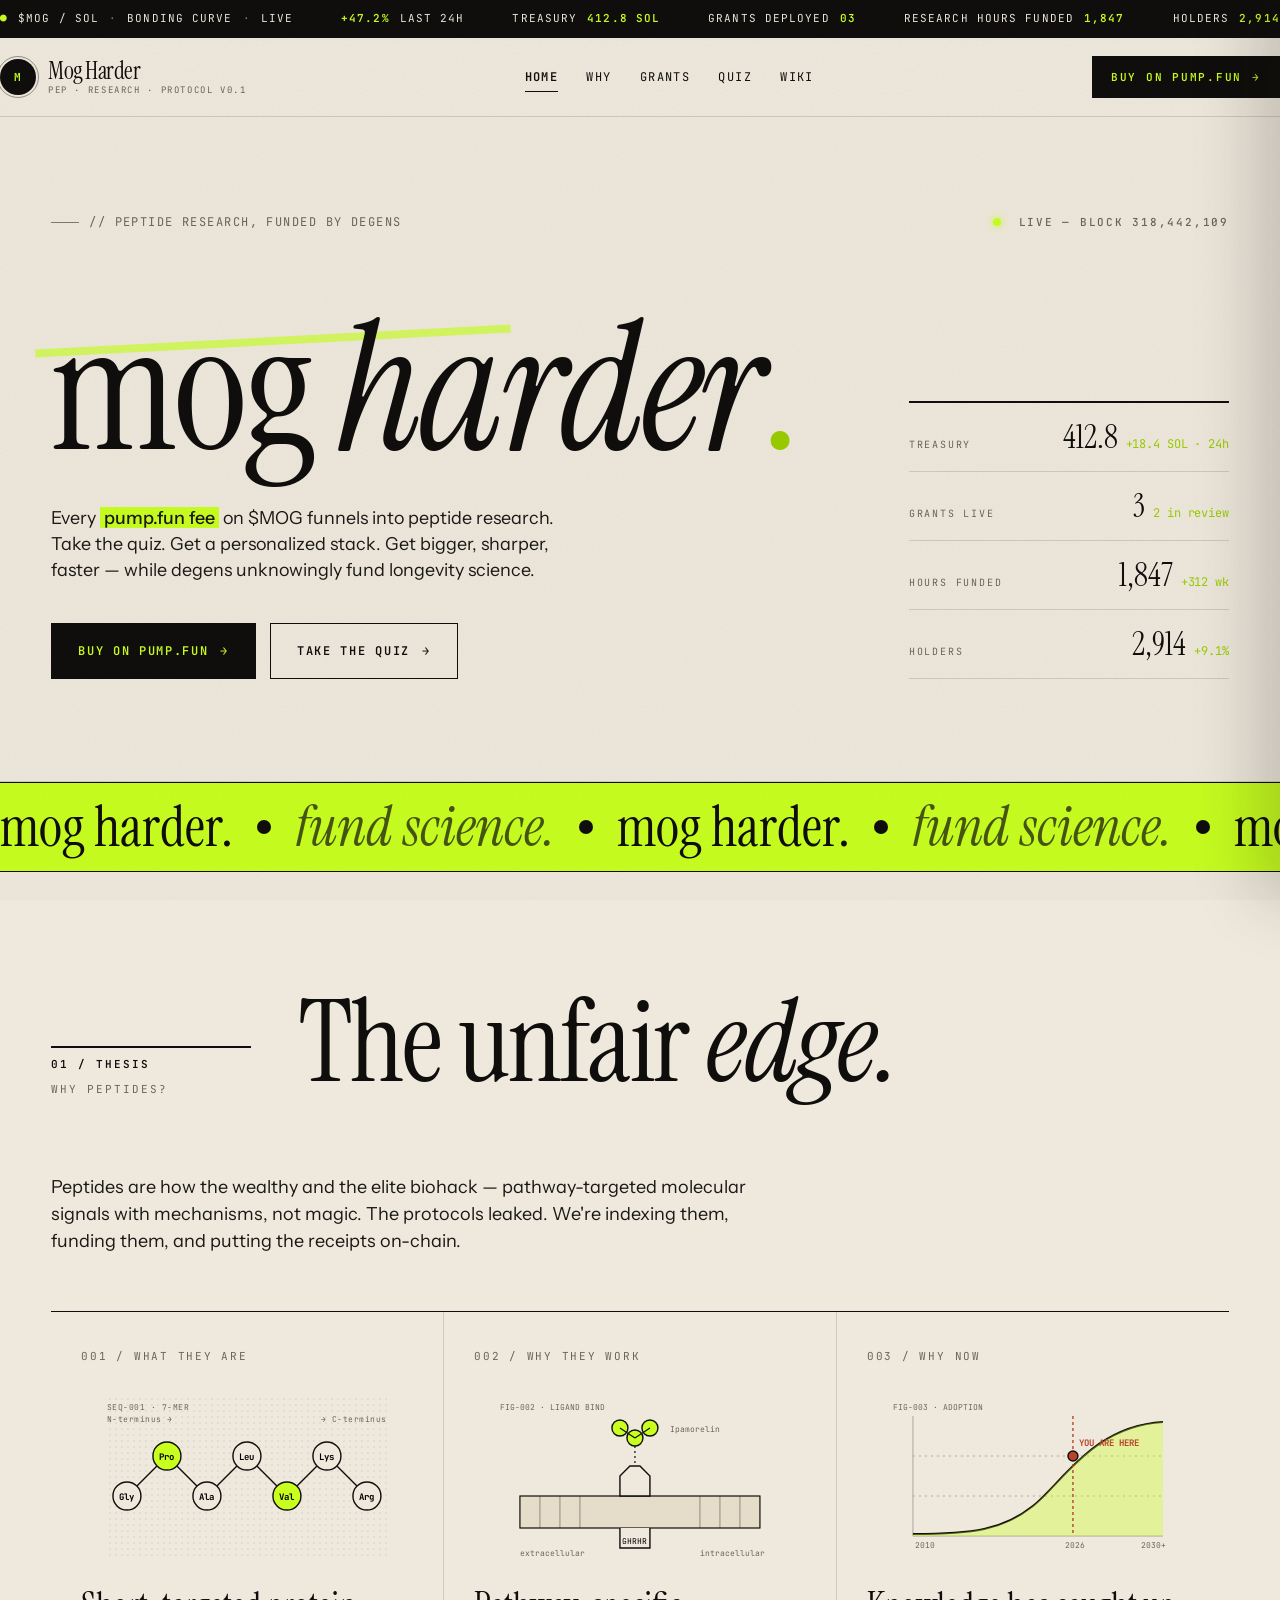
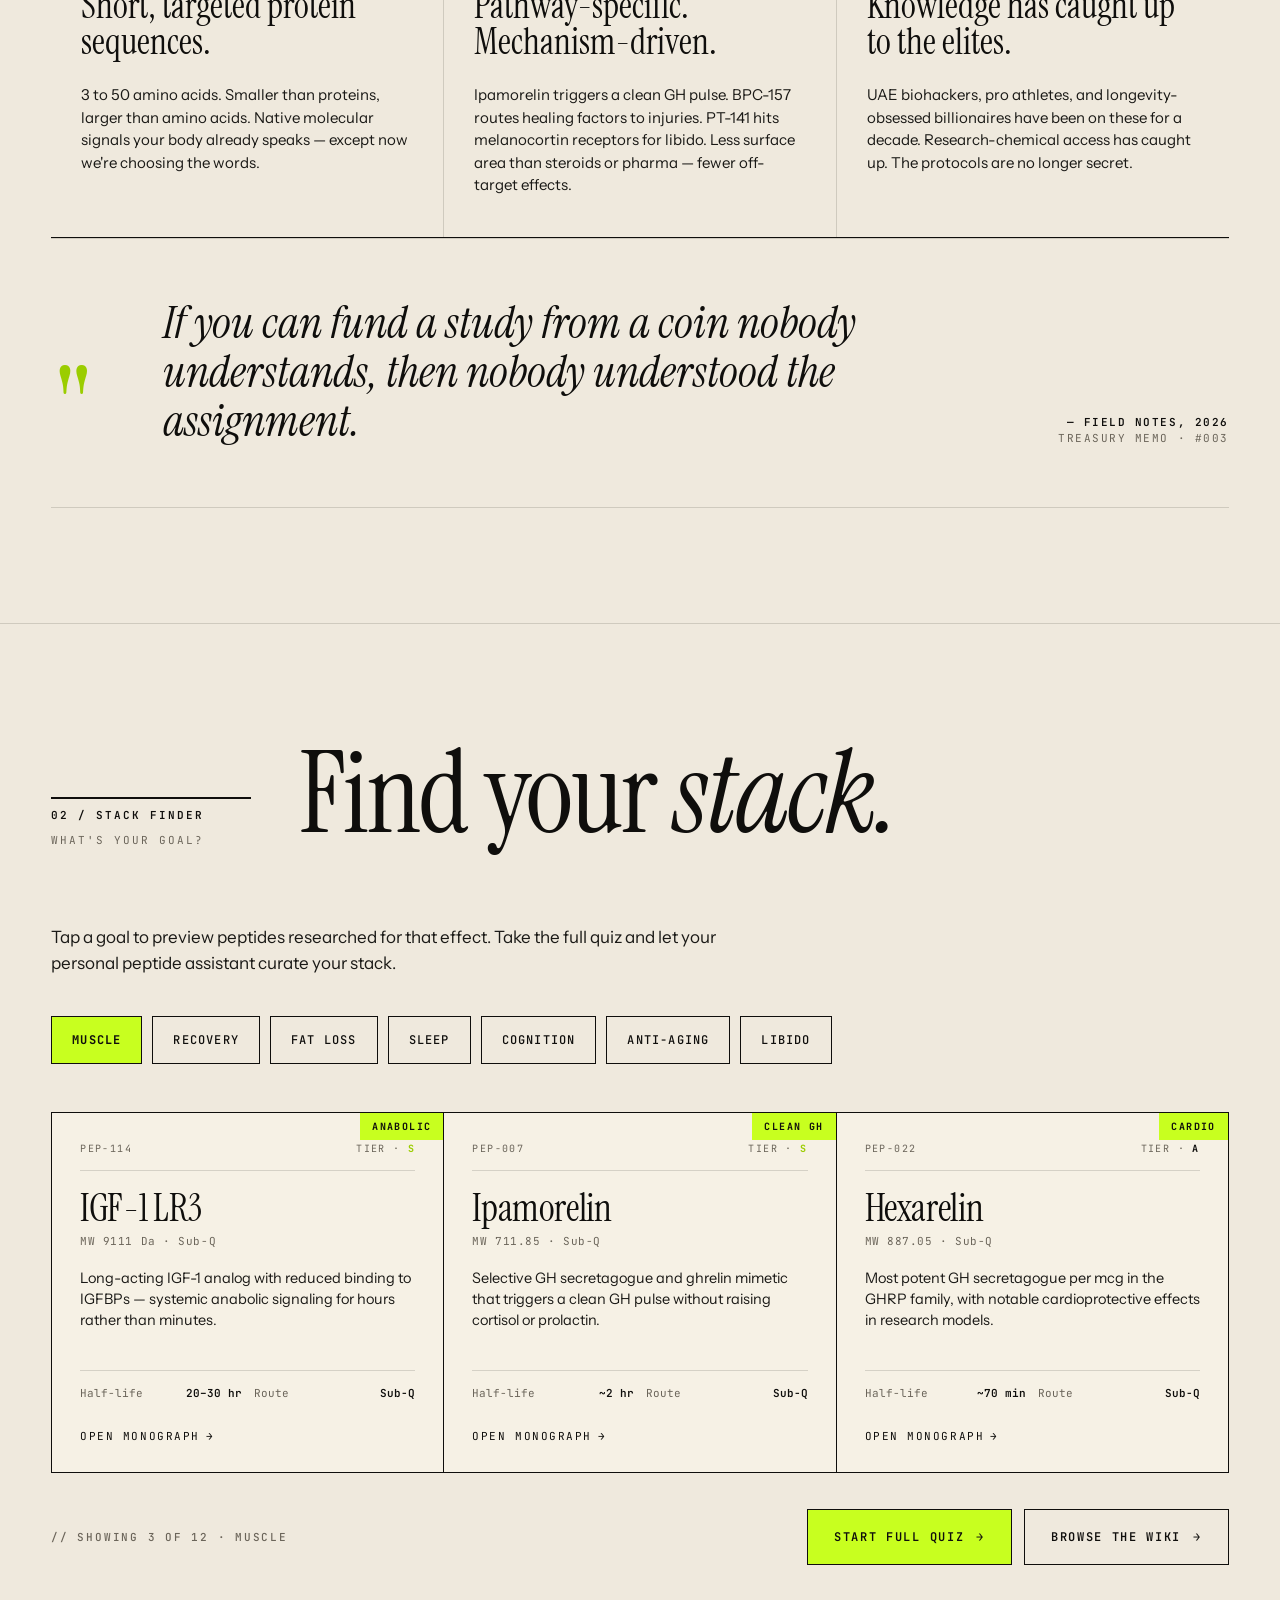
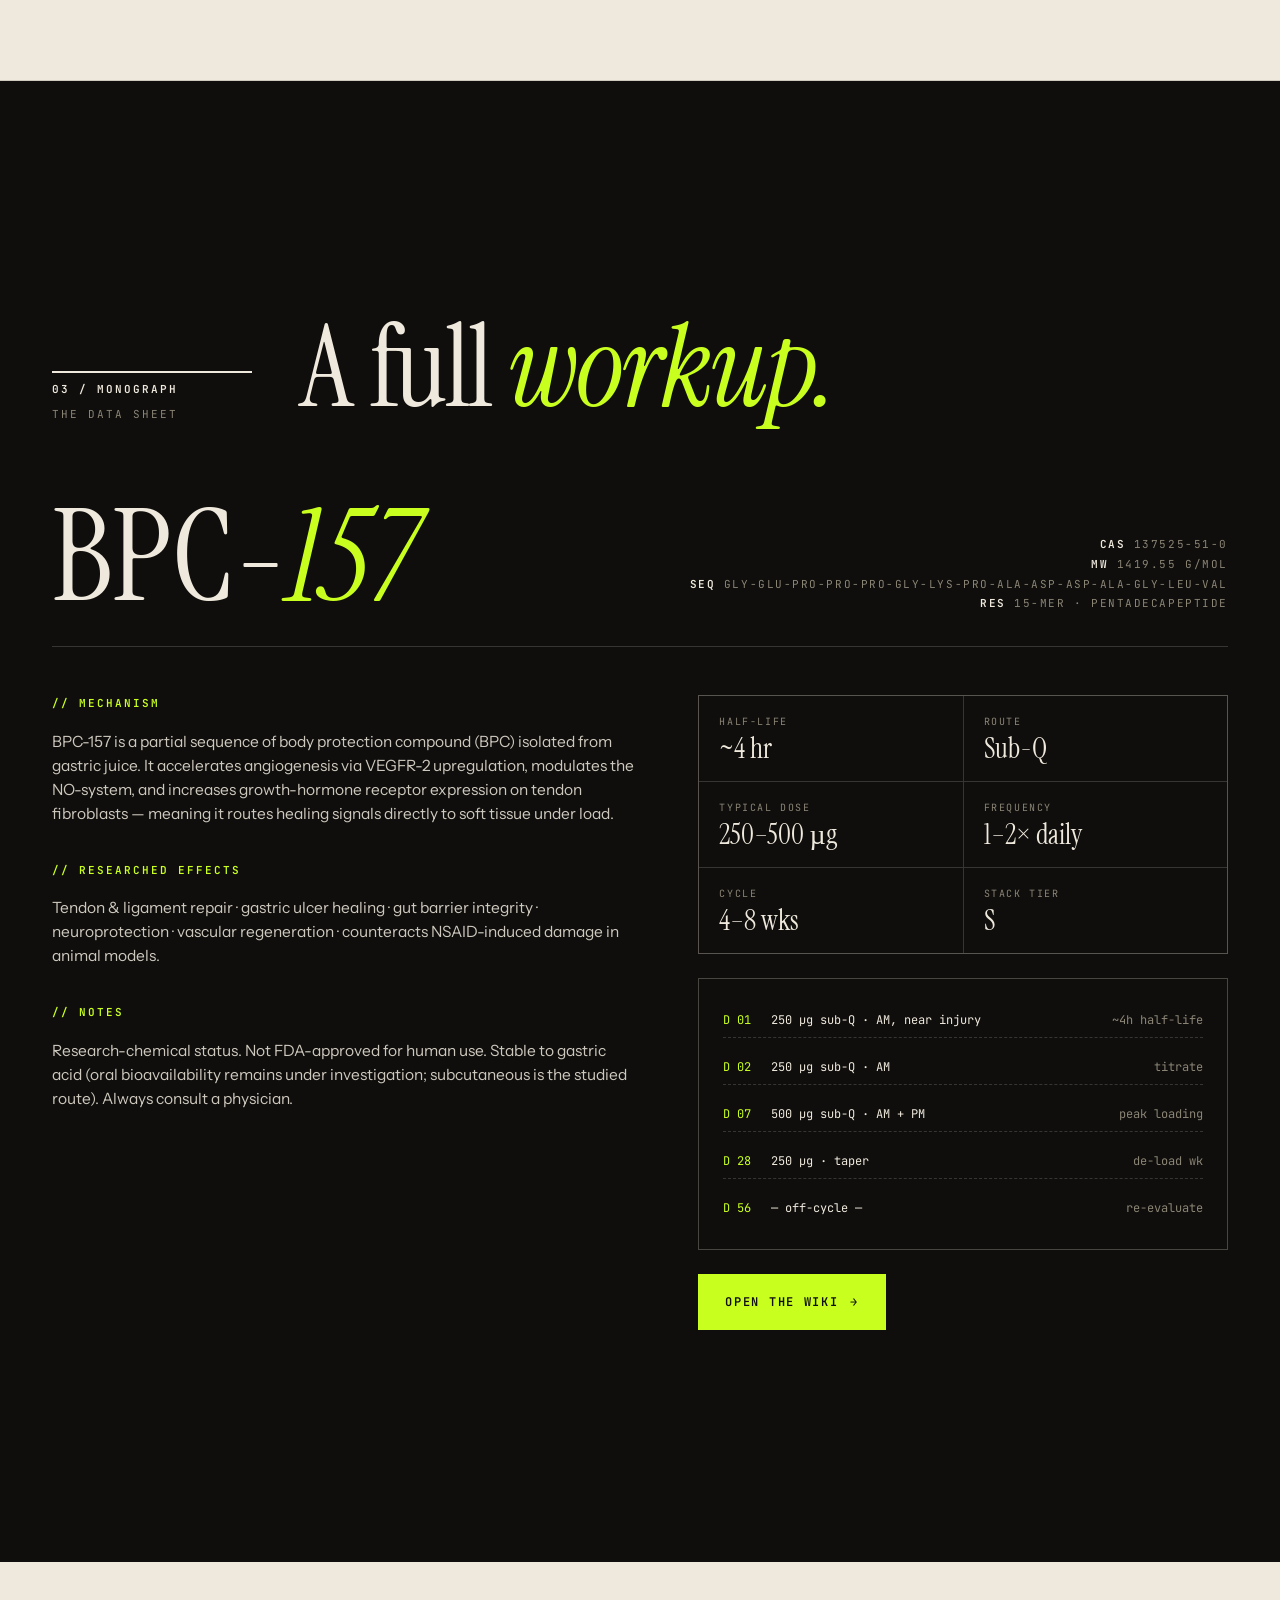
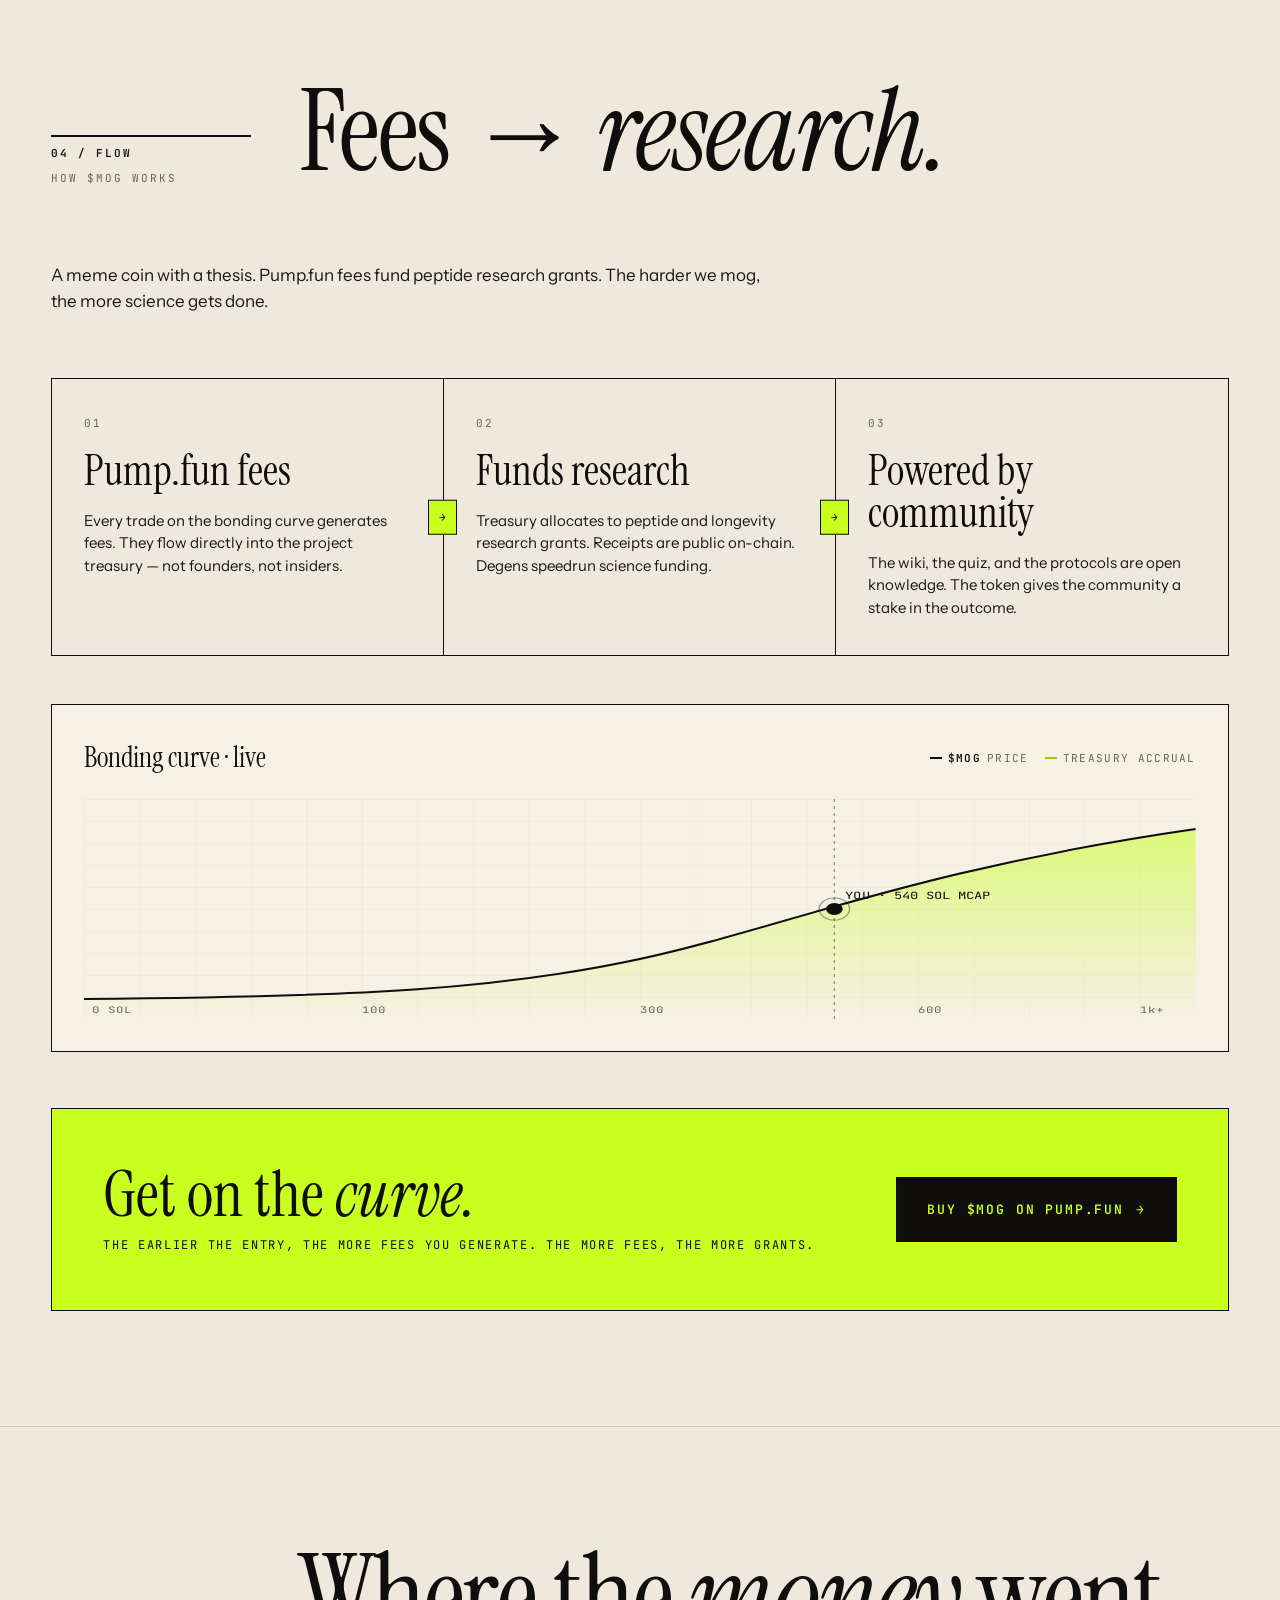
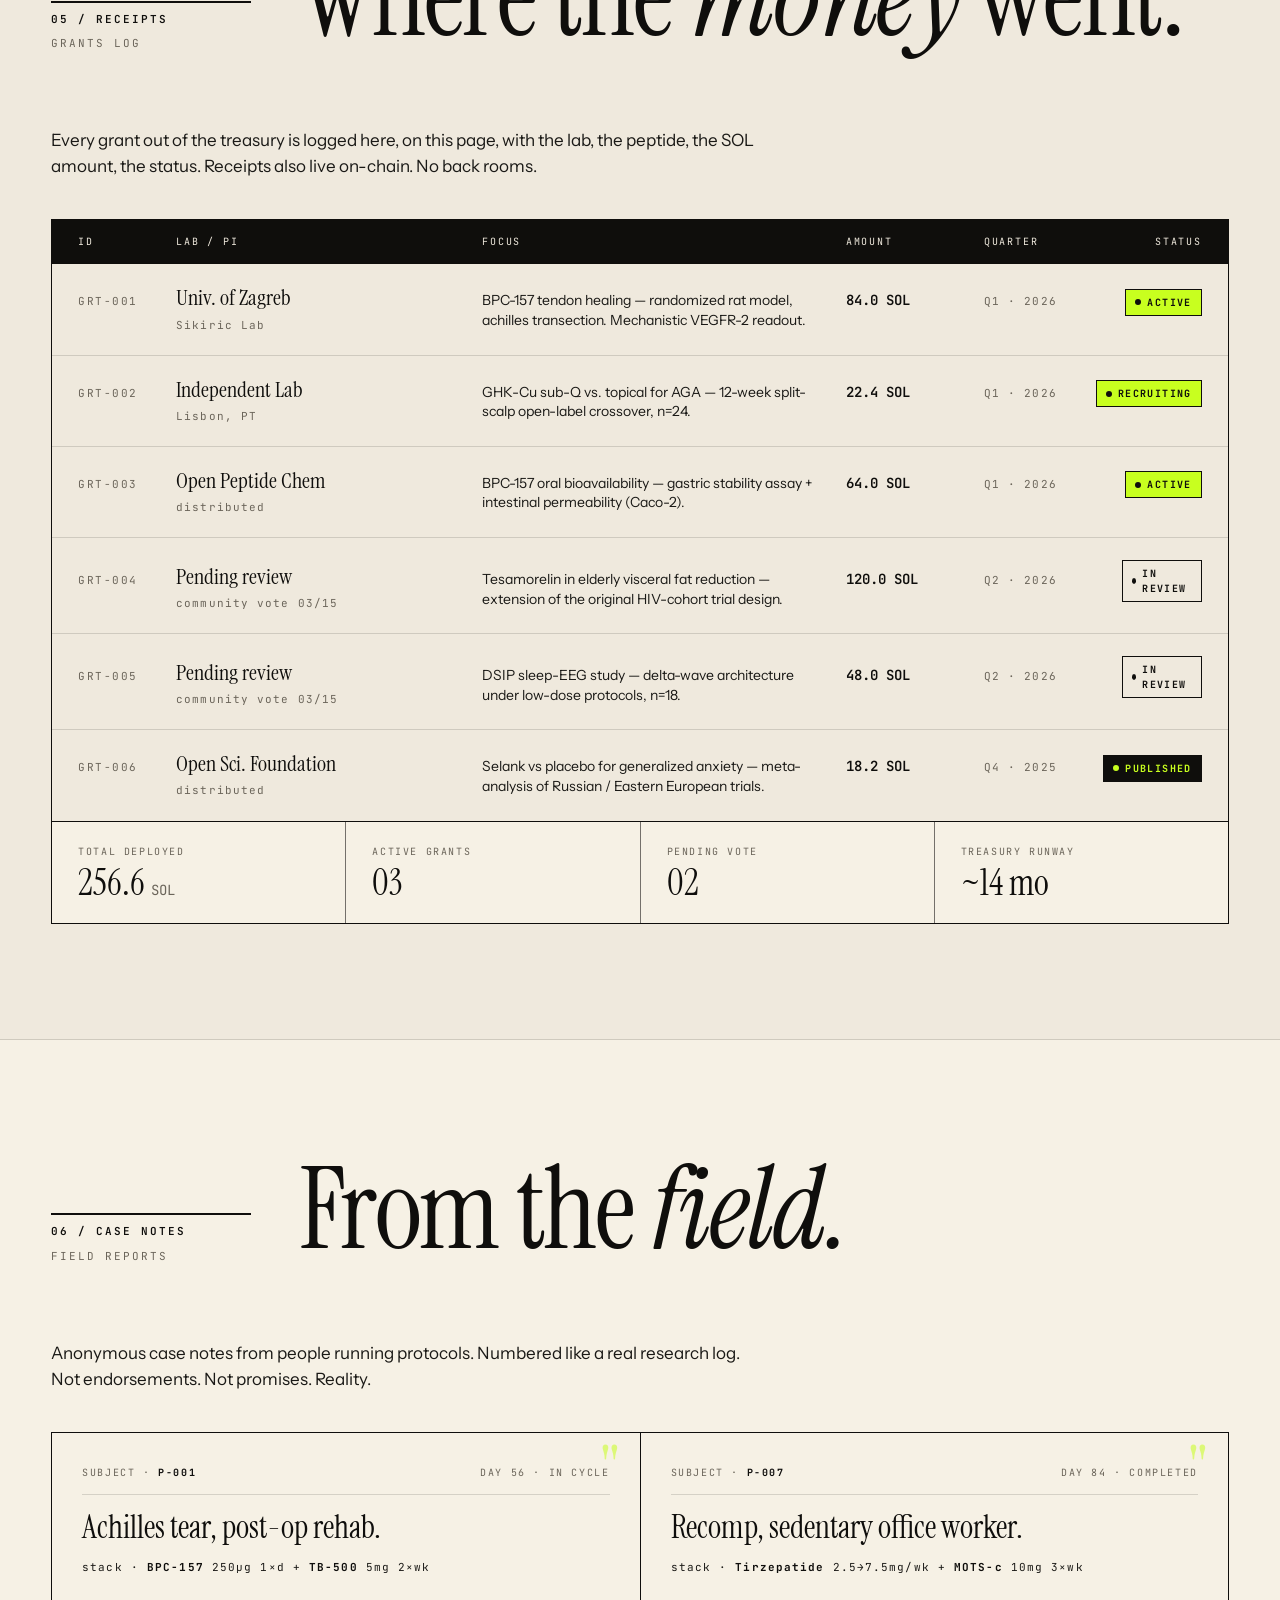
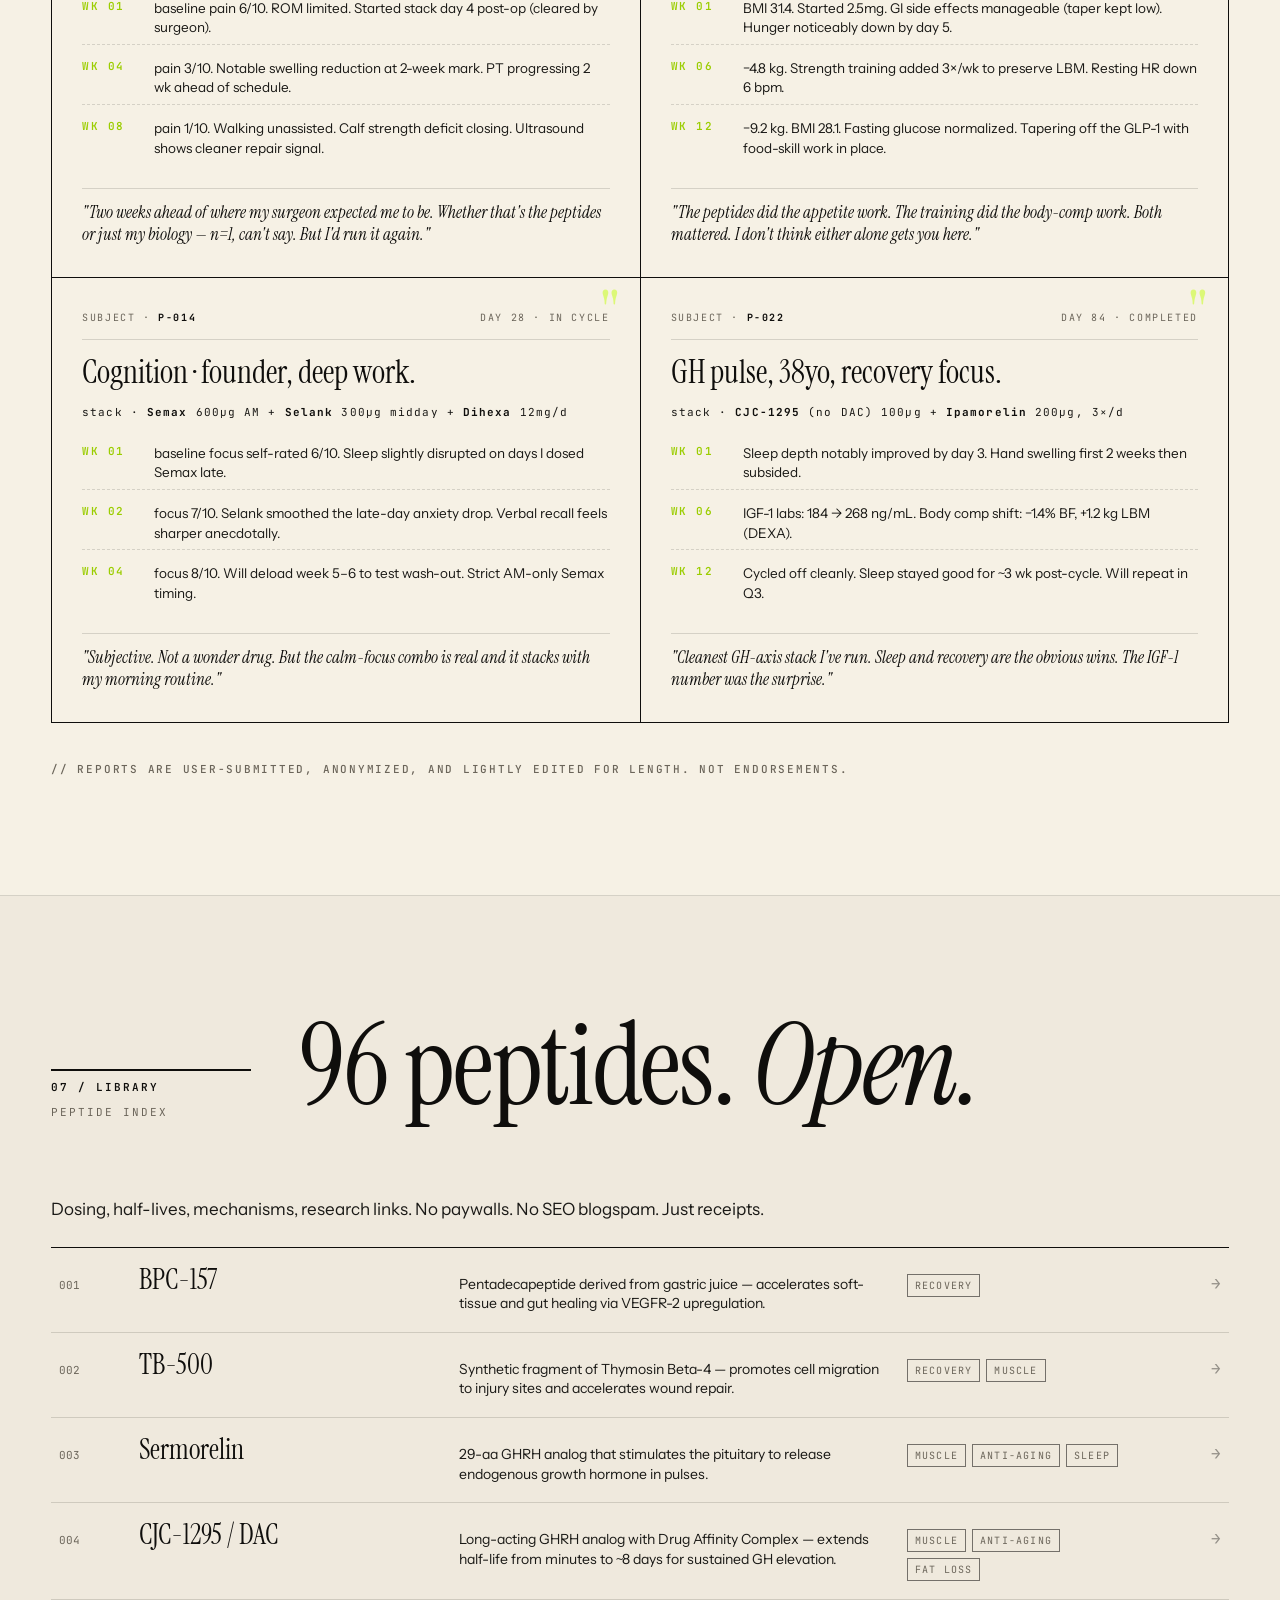
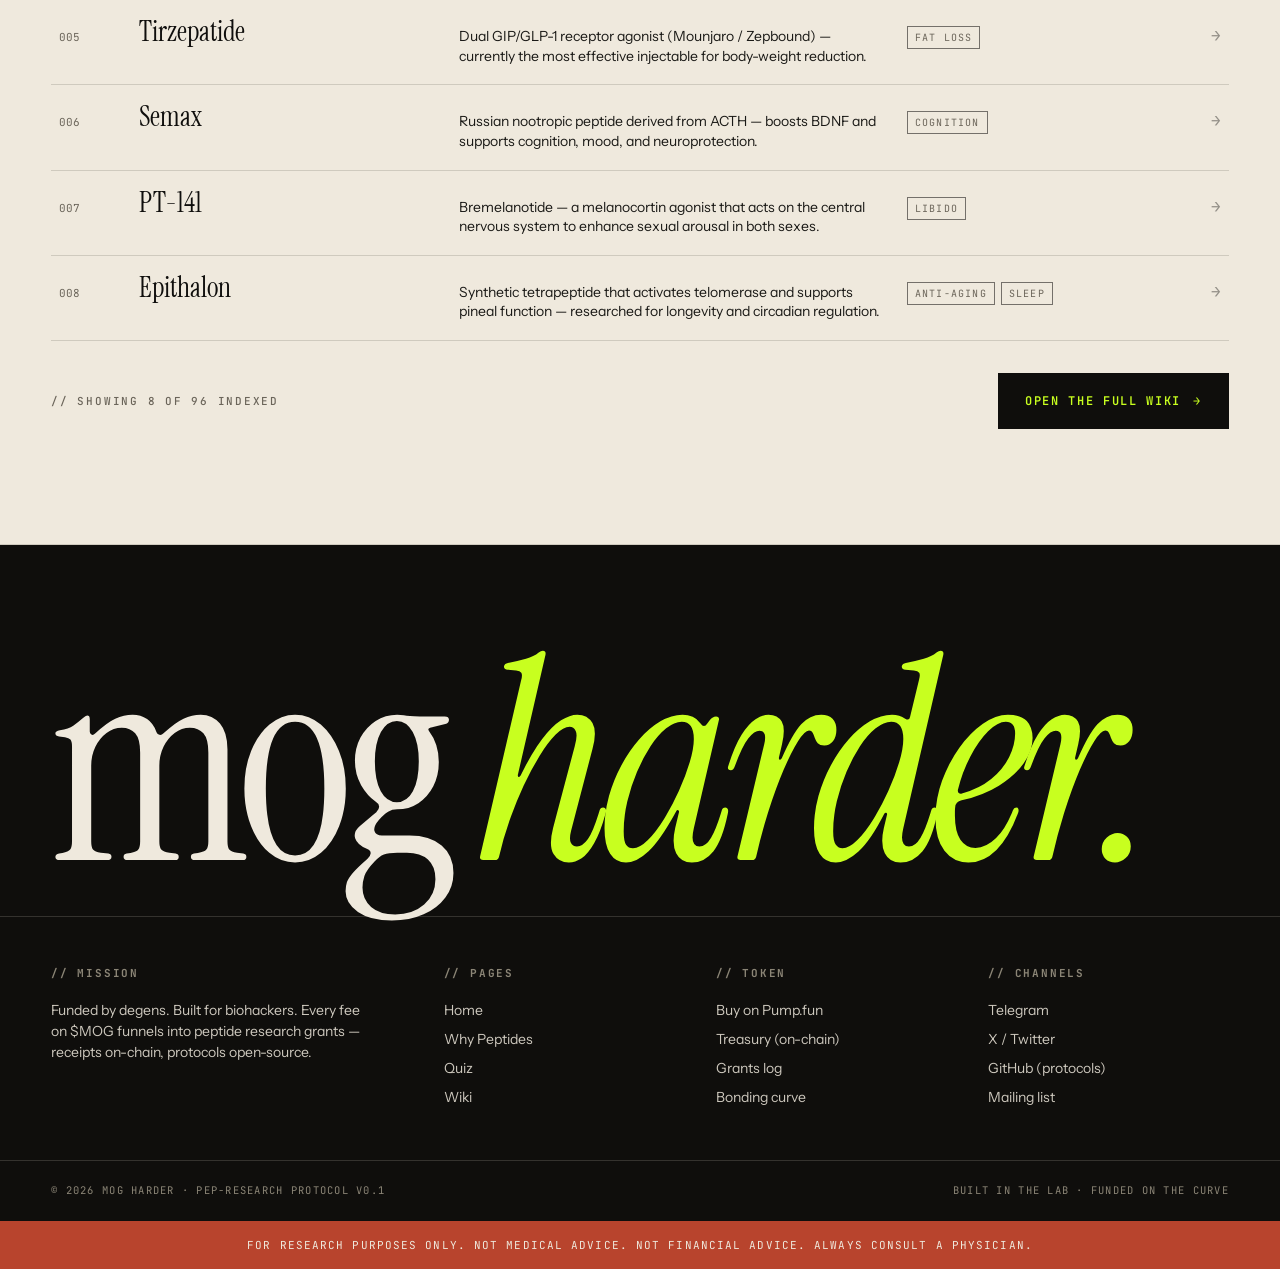
<file: index.html>
<!doctype html>
<html lang="en">
<head>
<meta charset="utf-8" />
<meta name="viewport" content="width=device-width,initial-scale=1" />
<title>MOG HARDER — Peptide research, funded by degens</title>
<meta name="description" content="A meme coin with a thesis. Pump.fun fees fund peptide research grants. Take the quiz, get a stack, mog harder." />
<link rel="icon" href="data:image/svg+xml;utf8,<svg xmlns='http://www.w3.org/2000/svg' viewBox='0 0 100 100'><circle cx='50' cy='50' r='48' fill='%230F0E0C'/><text x='50' y='66' font-family='monospace' font-size='52' font-weight='700' text-anchor='middle' fill='%23C8FF1F'>M</text></svg>" />
<link rel="stylesheet" href="styles.css" />
</head>
<body>

<!-- =================== TOP TICKER =================== -->
<div class="ticker">
  <div class="ticker-track">
    <span><i>●</i> $MOG / SOL <em>·</em> bonding curve <em>·</em> live</span>
    <span><i>+47.2%</i> last 24h</span>
    <span>treasury <i>412.8 SOL</i></span>
    <span>grants deployed <i>03</i></span>
    <span>research hours funded <i>1,847</i></span>
    <span>holders <i>2,914</i></span>
    <span>peptides indexed <i>96</i></span>
    <span>protocols open-sourced <i>11</i></span>
    <span>// for research purposes only</span>
    <span><i>●</i> $MOG / SOL <em>·</em> bonding curve <em>·</em> live</span>
    <span><i>+47.2%</i> last 24h</span>
    <span>treasury <i>412.8 SOL</i></span>
    <span>grants deployed <i>03</i></span>
    <span>research hours funded <i>1,847</i></span>
    <span>holders <i>2,914</i></span>
    <span>peptides indexed <i>96</i></span>
    <span>protocols open-sourced <i>11</i></span>
    <span>// for research purposes only</span>
  </div>
</div>

<!-- =================== NAV =================== -->
<header class="nav">
  <div class="shell nav-inner">
    <a href="index.html" class="brand">
      <span class="brand-mark">M</span>
      <span class="brand-name">
        Mog Harder
        <small>Pep · Research · Protocol v0.1</small>
      </span>
    </a>
    <nav class="nav-links">
      <a class="nav-link active" href="index.html">Home</a>
      <a class="nav-link" href="#thesis">Why</a>
      <a class="nav-link" href="#grants">Grants</a>
      <a class="nav-link" href="quiz.html">Quiz</a>
      <a class="nav-link" href="wiki.html">Wiki</a>
    </nav>
    <a class="nav-cta" href="#buy">Buy on Pump.fun</a>
  </div>
</header>

<!-- =================== HERO =================== -->
<section class="hero">
  <div class="shell">
    <div class="hero-eyebrow-row">
      <span class="eyebrow fade-up">// Peptide research, funded by degens</span>
      <span class="label mono fade-up delay-1"><span class="live-dot"></span> &nbsp;LIVE — Block 318,442,109</span>
    </div>

    <div class="hero-grid">
      <div>
        <div class="hero-headline">
          <span class="hero-strike"></span>
          <h1 class="display fade-up">mog <em>harder</em><span class="dot">.</span></h1>
        </div>
        <div class="hero-sub fade-up delay-2">
          <p>Every <strong>pump.fun fee</strong> on $MOG funnels into peptide research. Take the quiz. Get a personalized stack. Get bigger, sharper, faster — while degens unknowingly fund longevity science.</p>
        </div>
        <div class="hero-actions fade-up delay-3">
          <a href="#buy" class="btn btn-primary">Buy on Pump.fun</a>
          <a href="quiz.html" class="btn btn-ghost">Take the Quiz</a>
        </div>
      </div>

      <aside class="hero-stats fade-up delay-4" aria-label="Live treasury stats">
        <div class="stat-row">
          <span class="lbl">Treasury</span>
          <span class="val"><span data-count="412.8">0</span><span class="delta mono">+18.4 SOL · 24h</span></span>
        </div>
        <div class="stat-row">
          <span class="lbl">Grants live</span>
          <span class="val"><span data-count="03">00</span><span class="delta mono">2 in review</span></span>
        </div>
        <div class="stat-row">
          <span class="lbl">Hours funded</span>
          <span class="val"><span data-count="1,847">0</span><span class="delta mono">+312 wk</span></span>
        </div>
        <div class="stat-row">
          <span class="lbl">Holders</span>
          <span class="val"><span data-count="2,914">0</span><span class="delta mono">+9.1%</span></span>
        </div>
      </aside>
    </div>
  </div>
</section>

<!-- =================== MARQUEE STRIP =================== -->
<div class="marquee-strip" aria-hidden="true">
  <div class="marquee-track">
    <span><em>mog harder.</em> <u></u> <i>fund science.</i> <u></u> <em>mog harder.</em> <u></u> <i>fund science.</i> <u></u> <em>mog harder.</em> <u></u> <i>fund science.</i> <u></u> <em>mog harder.</em> <u></u> <i>fund science.</i> <u></u></span>
    <span><em>mog harder.</em> <u></u> <i>fund science.</i> <u></u> <em>mog harder.</em> <u></u> <i>fund science.</i> <u></u> <em>mog harder.</em> <u></u> <i>fund science.</i> <u></u> <em>mog harder.</em> <u></u> <i>fund science.</i> <u></u></span>
  </div>
</div>

<!-- =================== WHY =================== -->
<section class="section" id="thesis">
  <div class="shell">
    <header class="section-head">
      <div class="section-num">
        <span><strong>01 / Thesis</strong></span>
        <span>Why peptides?</span>
      </div>
      <h2 class="display section-title">The unfair <em class="italic">edge.</em></h2>
    </header>

    <p style="max-width: 700px; font-size: 18px; color: var(--ink-2); margin-bottom: 56px;">
      Peptides are how the wealthy and the elite biohack — pathway-targeted molecular signals with mechanisms, not magic. The protocols leaked. We're indexing them, funding them, and putting the receipts on-chain.
    </p>

    <div class="why-grid">
      <article class="why-cell">
        <span class="num">001 / What they are</span>
        <div class="why-svg" aria-hidden="true">
          <svg viewBox="0 0 280 160" width="100%" height="160">
            <defs>
              <pattern id="dots" width="6" height="6" patternUnits="userSpaceOnUse">
                <circle cx="3" cy="3" r="0.6" fill="#0F0E0C" opacity="0.25" />
              </pattern>
            </defs>
            <rect x="0" y="0" width="280" height="160" fill="url(#dots)" />
            <!-- Peptide chain: amino acid beads -->
            <g stroke="#0F0E0C" stroke-width="1.4" fill="none">
              <path d="M20 100 L60 60 L100 100 L140 60 L180 100 L220 60 L260 100" />
            </g>
            <g>
              <circle cx="20" cy="100" r="14" fill="#EFE9DD" stroke="#0F0E0C" stroke-width="1.4"/>
              <text x="20" y="104" text-anchor="middle" font-family="JetBrains Mono" font-size="9" font-weight="700">Gly</text>
              <circle cx="60" cy="60" r="14" fill="#C8FF1F" stroke="#0F0E0C" stroke-width="1.4"/>
              <text x="60" y="64" text-anchor="middle" font-family="JetBrains Mono" font-size="9" font-weight="700">Pro</text>
              <circle cx="100" cy="100" r="14" fill="#EFE9DD" stroke="#0F0E0C" stroke-width="1.4"/>
              <text x="100" y="104" text-anchor="middle" font-family="JetBrains Mono" font-size="9" font-weight="700">Ala</text>
              <circle cx="140" cy="60" r="14" fill="#EFE9DD" stroke="#0F0E0C" stroke-width="1.4"/>
              <text x="140" y="64" text-anchor="middle" font-family="JetBrains Mono" font-size="9" font-weight="700">Leu</text>
              <circle cx="180" cy="100" r="14" fill="#C8FF1F" stroke="#0F0E0C" stroke-width="1.4"/>
              <text x="180" y="104" text-anchor="middle" font-family="JetBrains Mono" font-size="9" font-weight="700">Val</text>
              <circle cx="220" cy="60" r="14" fill="#EFE9DD" stroke="#0F0E0C" stroke-width="1.4"/>
              <text x="220" y="64" text-anchor="middle" font-family="JetBrains Mono" font-size="9" font-weight="700">Lys</text>
              <circle cx="260" cy="100" r="14" fill="#EFE9DD" stroke="#0F0E0C" stroke-width="1.4"/>
              <text x="260" y="104" text-anchor="middle" font-family="JetBrains Mono" font-size="9" font-weight="700">Arg</text>
            </g>
            <g font-family="JetBrains Mono" font-size="8" fill="#6B655A" letter-spacing="0.5">
              <text x="0" y="14">SEQ-001 · 7-MER</text>
              <text x="0" y="26">N-terminus →</text>
              <text x="280" y="26" text-anchor="end">→ C-terminus</text>
            </g>
          </svg>
        </div>
        <h4>Short, targeted protein sequences.</h4>
        <p>3 to 50 amino acids. Smaller than proteins, larger than amino acids. Native molecular signals your body already speaks — except now we're choosing the words.</p>
      </article>

      <article class="why-cell">
        <span class="num">002 / Why they work</span>
        <div class="why-svg" aria-hidden="true">
          <svg viewBox="0 0 280 160" width="100%" height="160">
            <!-- Receptor + ligand binding diagram -->
            <g stroke="#0F0E0C" stroke-width="1.4" fill="none">
              <path d="M20 130 L260 130" stroke-dasharray="3 4" opacity="0.4"/>
            </g>
            <!-- Cell membrane -->
            <g>
              <rect x="20" y="100" width="240" height="32" fill="#E5DDC9" stroke="#0F0E0C" stroke-width="1.2"/>
              <g stroke="#0F0E0C" stroke-width="1" opacity="0.4">
                <line x1="40" y1="100" x2="40" y2="132"/>
                <line x1="60" y1="100" x2="60" y2="132"/>
                <line x1="80" y1="100" x2="80" y2="132"/>
                <line x1="200" y1="100" x2="200" y2="132"/>
                <line x1="220" y1="100" x2="220" y2="132"/>
                <line x1="240" y1="100" x2="240" y2="132"/>
              </g>
              <!-- Receptor (key + lock) -->
              <path d="M120 100 L120 80 L130 70 L140 70 L150 80 L150 100 Z" fill="#EFE9DD" stroke="#0F0E0C" stroke-width="1.4"/>
              <path d="M120 132 L120 152 L150 152 L150 132" fill="#EFE9DD" stroke="#0F0E0C" stroke-width="1.4"/>
              <text x="135" y="148" text-anchor="middle" font-family="JetBrains Mono" font-size="8">GHRHR</text>
            </g>
            <!-- Peptide ligand -->
            <g>
              <circle cx="135" cy="42" r="8" fill="#C8FF1F" stroke="#0F0E0C" stroke-width="1.4"/>
              <circle cx="120" cy="32" r="8" fill="#C8FF1F" stroke="#0F0E0C" stroke-width="1.4"/>
              <circle cx="150" cy="32" r="8" fill="#C8FF1F" stroke="#0F0E0C" stroke-width="1.4"/>
              <line x1="135" y1="42" x2="120" y2="32" stroke="#0F0E0C" stroke-width="1.2"/>
              <line x1="135" y1="42" x2="150" y2="32" stroke="#0F0E0C" stroke-width="1.2"/>
              <line x1="135" y1="50" x2="135" y2="68" stroke="#0F0E0C" stroke-width="1.2" stroke-dasharray="2 3"/>
              <text x="170" y="36" font-family="JetBrains Mono" font-size="8" fill="#6B655A">Ipamorelin</text>
            </g>
            <g font-family="JetBrains Mono" font-size="8" fill="#6B655A">
              <text x="0" y="14">FIG-002 · LIGAND BIND</text>
              <text x="20" y="160">extracellular</text>
              <text x="200" y="160">intracellular</text>
            </g>
          </svg>
        </div>
        <h4>Pathway-specific. Mechanism-driven.</h4>
        <p>Ipamorelin triggers a clean GH pulse. BPC-157 routes healing factors to injuries. PT-141 hits melanocortin receptors for libido. Less surface area than steroids or pharma — fewer off-target effects.</p>
      </article>

      <article class="why-cell">
        <span class="num">003 / Why now</span>
        <div class="why-svg" aria-hidden="true">
          <svg viewBox="0 0 280 160" width="100%" height="160">
            <!-- Adoption curve -->
            <g stroke="#0F0E0C" stroke-width="1" opacity="0.3">
              <line x1="20" y1="20" x2="20" y2="140"/>
              <line x1="20" y1="140" x2="270" y2="140"/>
              <line x1="20" y1="100" x2="270" y2="100" stroke-dasharray="2 4"/>
              <line x1="20" y1="60" x2="270" y2="60" stroke-dasharray="2 4"/>
            </g>
            <!-- S-curve adoption -->
            <path d="M20 138 C 80 138, 110 134, 140 110 S 200 30, 270 26" stroke="#0F0E0C" stroke-width="2" fill="none"/>
            <!-- Highlight area under curve -->
            <path d="M20 138 C 80 138, 110 134, 140 110 S 200 30, 270 26 L 270 140 L 20 140 Z" fill="#C8FF1F" opacity="0.35"/>
            <!-- Now marker -->
            <line x1="180" y1="20" x2="180" y2="140" stroke="#B8442D" stroke-width="1.4" stroke-dasharray="3 3"/>
            <circle cx="180" cy="60" r="5" fill="#B8442D" stroke="#0F0E0C" stroke-width="1.4"/>
            <text x="186" y="50" font-family="JetBrains Mono" font-size="9" fill="#B8442D" font-weight="700">YOU ARE HERE</text>
            <g font-family="JetBrains Mono" font-size="8" fill="#6B655A">
              <text x="0" y="14">FIG-003 · ADOPTION</text>
              <text x="22" y="152">2010</text>
              <text x="172" y="152">2026</text>
              <text x="248" y="152">2030+</text>
            </g>
          </svg>
        </div>
        <h4>Knowledge has caught up to the elites.</h4>
        <p>UAE biohackers, pro athletes, and longevity-obsessed billionaires have been on these for a decade. Research-chemical access has caught up. The protocols are no longer secret.</p>
      </article>
    </div>

    <div class="pull">
      <span class="qmark">"</span>
      <blockquote>If you can fund a study from a coin nobody understands, then nobody understood the assignment.</blockquote>
      <span class="by"><b>— field notes, 2026</b>treasury memo · #003</span>
    </div>
  </div>
</section>

<!-- =================== GOAL FINDER =================== -->
<section class="section" id="finder">
  <div class="shell">
    <header class="section-head">
      <div class="section-num">
        <span><strong>02 / Stack finder</strong></span>
        <span>What's your goal?</span>
      </div>
      <h2 class="display section-title">Find your <em class="italic">stack.</em></h2>
    </header>

    <p style="max-width: 720px; font-size: 17px; color: var(--ink-2); margin-bottom: 40px;">
      Tap a goal to preview peptides researched for that effect. Take the full quiz and let your personal peptide assistant curate your stack.
    </p>

    <div class="goal-pills" id="goalPills">
      <button class="pill active" data-goal="muscle">Muscle</button>
      <button class="pill" data-goal="recovery">Recovery</button>
      <button class="pill" data-goal="fatloss">Fat Loss</button>
      <button class="pill" data-goal="sleep">Sleep</button>
      <button class="pill" data-goal="cognition">Cognition</button>
      <button class="pill" data-goal="antiaging">Anti-Aging</button>
      <button class="pill" data-goal="libido">Libido</button>
    </div>

    <div class="peptide-grid" id="peptideGrid"><!-- injected by JS --></div>

    <div class="finder-foot">
      <span class="label mono">// Showing 3 of <span id="totalCount">12</span> · <span id="goalLabel">Muscle</span></span>
      <div style="display:flex; gap: 12px;">
        <a href="quiz.html" class="btn btn-lab">Start Full Quiz</a>
        <a href="wiki.html" class="btn">Browse the Wiki</a>
      </div>
    </div>
  </div>
</section>

<!-- =================== MONOGRAPH =================== -->
<section class="section monograph" id="monograph">
  <div class="shell">
    <header class="section-head">
      <div class="section-num">
        <span><strong>03 / Monograph</strong></span>
        <span>The data sheet</span>
      </div>
      <h2 class="display section-title" style="color: var(--bone);">A full <em class="italic" style="color: var(--lab);">workup.</em></h2>
    </header>

    <div class="mono-head">
      <div class="name">BPC-<em>157</em></div>
      <div class="codes">
        <b>CAS</b> 137525-51-0<br/>
        <b>MW</b> 1419.55 g/mol<br/>
        <b>SEQ</b> Gly-Glu-Pro-Pro-Pro-Gly-Lys-Pro-Ala-Asp-Asp-Ala-Gly-Leu-Val<br/>
        <b>RES</b> 15-mer · pentadecapeptide
      </div>
    </div>

    <div class="mono-grid">
      <div style="display: flex; flex-direction: column; gap: 36px;">
        <div class="mono-block">
          <h5>// Mechanism</h5>
          <p>BPC-157 is a partial sequence of body protection compound (BPC) isolated from gastric juice. It accelerates angiogenesis via VEGFR-2 upregulation, modulates the NO-system, and increases growth-hormone receptor expression on tendon fibroblasts — meaning it routes healing signals directly to soft tissue under load.</p>
        </div>
        <div class="mono-block">
          <h5>// Researched effects</h5>
          <p>Tendon &amp; ligament repair · gastric ulcer healing · gut barrier integrity · neuroprotection · vascular regeneration · counteracts NSAID-induced damage in animal models.</p>
        </div>
        <div class="mono-block">
          <h5>// Notes</h5>
          <p>Research-chemical status. Not FDA-approved for human use. Stable to gastric acid (oral bioavailability remains under investigation; subcutaneous is the studied route). Always consult a physician.</p>
        </div>
      </div>

      <div style="display: flex; flex-direction: column; gap: 24px;">
        <div class="mono-data">
          <div class="cell"><div class="k">Half-life</div><div class="v">~4 hr</div></div>
          <div class="cell"><div class="k">Route</div><div class="v">Sub-Q</div></div>
          <div class="cell"><div class="k">Typical dose</div><div class="v">250–500 µg</div></div>
          <div class="cell"><div class="k">Frequency</div><div class="v">1–2× daily</div></div>
          <div class="cell"><div class="k">Cycle</div><div class="v">4–8 wks</div></div>
          <div class="cell"><div class="k">Stack tier</div><div class="v">S</div></div>
        </div>

        <div class="mono-protocol">
          <div class="row"><span class="d">D 01</span><span class="v">250 µg sub-Q · AM, near injury</span><span class="t">~4h half-life</span></div>
          <div class="row"><span class="d">D 02</span><span class="v">250 µg sub-Q · AM</span><span class="t">titrate</span></div>
          <div class="row"><span class="d">D 07</span><span class="v">500 µg sub-Q · AM + PM</span><span class="t">peak loading</span></div>
          <div class="row"><span class="d">D 28</span><span class="v">250 µg · taper</span><span class="t">de-load wk</span></div>
          <div class="row"><span class="d">D 56</span><span class="v">— off-cycle —</span><span class="t">re-evaluate</span></div>
        </div>

        <a href="wiki.html" class="btn btn-lab" style="border-color: var(--lab); align-self: flex-start;">Open the Wiki</a>
      </div>
    </div>
  </div>
</section>

<!-- =================== TOKENOMICS =================== -->
<section class="section" id="buy">
  <div class="shell">
    <header class="section-head">
      <div class="section-num">
        <span><strong>04 / Flow</strong></span>
        <span>How $MOG works</span>
      </div>
      <h2 class="display section-title">Fees → <em class="italic">research.</em></h2>
    </header>

    <p style="max-width: 720px; font-size: 17px; color: var(--ink-2); margin-bottom: 0;">
      A meme coin with a thesis. Pump.fun fees fund peptide research grants. The harder we mog, the more science gets done.
    </p>

    <div class="flow">
      <div class="flow-step">
        <span class="num">01</span>
        <h4>Pump.fun fees</h4>
        <p>Every trade on the bonding curve generates fees. They flow directly into the project treasury — not founders, not insiders.</p>
        <span class="arrow">→</span>
      </div>
      <div class="flow-step">
        <span class="num">02</span>
        <h4>Funds research</h4>
        <p>Treasury allocates to peptide and longevity research grants. Receipts are public on-chain. Degens speedrun science funding.</p>
        <span class="arrow">→</span>
      </div>
      <div class="flow-step">
        <span class="num">03</span>
        <h4>Powered by community</h4>
        <p>The wiki, the quiz, and the protocols are open knowledge. The token gives the community a stake in the outcome.</p>
      </div>
    </div>

    <div class="curve-wrap">
      <div class="curve-head">
        <div class="ttl">Bonding curve · live</div>
        <div class="lg">
          <span><b>$MOG</b> price</span>
          <span class="lab">treasury accrual</span>
        </div>
      </div>
      <svg viewBox="0 0 800 220" width="100%" height="220" preserveAspectRatio="none" aria-label="Bonding curve">
        <defs>
          <linearGradient id="g" x1="0" y1="0" x2="0" y2="1">
            <stop offset="0%" stop-color="#C8FF1F" stop-opacity="0.55"/>
            <stop offset="100%" stop-color="#C8FF1F" stop-opacity="0"/>
          </linearGradient>
          <pattern id="grid" width="40" height="22" patternUnits="userSpaceOnUse">
            <path d="M 40 0 L 0 0 0 22" fill="none" stroke="#0F0E0C" stroke-opacity="0.08" stroke-width="0.6"/>
          </pattern>
        </defs>
        <rect width="800" height="220" fill="url(#grid)"/>
        <!-- Treasury area (acid green) -->
        <path d="M0 200 C 200 198 300 190 400 160 S 600 70 800 30 L 800 220 L 0 220 Z" fill="url(#g)"/>
        <!-- Price line (ink) -->
        <path d="M0 200 C 200 198 300 190 400 160 S 600 70 800 30" stroke="#0F0E0C" stroke-width="2" fill="none"/>
        <!-- Marker -->
        <circle cx="540" cy="110" r="6" fill="#0F0E0C"/>
        <circle cx="540" cy="110" r="11" fill="none" stroke="#0F0E0C" stroke-width="1" opacity="0.4"/>
        <line x1="540" y1="0" x2="540" y2="220" stroke="#0F0E0C" stroke-width="1" stroke-dasharray="3 4" opacity="0.4"/>
        <text x="548" y="100" font-family="JetBrains Mono" font-size="10" fill="#0F0E0C">YOU · 540 SOL MCAP</text>
        <!-- Fee tick marks -->
        <g font-family="JetBrains Mono" font-size="9" fill="#6B655A">
          <text x="6" y="214">0 SOL</text>
          <text x="200" y="214">100</text>
          <text x="400" y="214">300</text>
          <text x="600" y="214">600</text>
          <text x="760" y="214">1k+</text>
        </g>
      </svg>
    </div>

    <div class="tk-cta" style="margin-top: 56px;">
      <div>
        <h3>Get on the <em class="italic">curve.</em></h3>
        <p>The earlier the entry, the more fees you generate. The more fees, the more grants.</p>
      </div>
      <a href="#" class="btn btn-primary" style="font-size: 13px; padding: 22px 30px;">Buy $MOG on Pump.fun</a>
    </div>
  </div>
</section>

<!-- =================== GRANTS LOG =================== -->
<section class="section" id="grants">
  <div class="shell">
    <header class="section-head">
      <div class="section-num">
        <span><strong>05 / Receipts</strong></span>
        <span>Grants log</span>
      </div>
      <h2 class="display section-title">Where the <em class="italic">money</em> went.</h2>
    </header>

    <p style="max-width: 720px; font-size: 17px; color: var(--ink-2); margin-bottom: 40px;">
      Every grant out of the treasury is logged here, on this page, with the lab, the peptide, the SOL amount, the status. Receipts also live on-chain. No back rooms.
    </p>

    <div class="grants-table reveal">
      <div class="grants-row head">
        <span>ID</span>
        <span>Lab / PI</span>
        <span>Focus</span>
        <span>Amount</span>
        <span>Quarter</span>
        <span style="text-align: right;">Status</span>
      </div>
      <div class="grants-row">
        <span class="gid">GRT-001</span>
        <span class="glab">Univ. of Zagreb<br/><span style="font-family: var(--font-mono); font-size: 11px; color: var(--ash); letter-spacing: 0.1em;">Sikiric Lab</span></span>
        <span class="gfocus">BPC-157 tendon healing — randomized rat model, achilles transection. Mechanistic VEGFR-2 readout.</span>
        <span class="gamt">84.0 SOL</span>
        <span class="gdate">Q1 · 2026</span>
        <span class="gstatus active">Active</span>
      </div>
      <div class="grants-row">
        <span class="gid">GRT-002</span>
        <span class="glab">Independent Lab<br/><span style="font-family: var(--font-mono); font-size: 11px; color: var(--ash); letter-spacing: 0.1em;">Lisbon, PT</span></span>
        <span class="gfocus">GHK-Cu sub-Q vs. topical for AGA — 12-week split-scalp open-label crossover, n=24.</span>
        <span class="gamt">22.4 SOL</span>
        <span class="gdate">Q1 · 2026</span>
        <span class="gstatus active">Recruiting</span>
      </div>
      <div class="grants-row">
        <span class="gid">GRT-003</span>
        <span class="glab">Open Peptide Chem<br/><span style="font-family: var(--font-mono); font-size: 11px; color: var(--ash); letter-spacing: 0.1em;">distributed</span></span>
        <span class="gfocus">BPC-157 oral bioavailability — gastric stability assay + intestinal permeability (Caco-2).</span>
        <span class="gamt">64.0 SOL</span>
        <span class="gdate">Q1 · 2026</span>
        <span class="gstatus active">Active</span>
      </div>
      <div class="grants-row">
        <span class="gid">GRT-004</span>
        <span class="glab">Pending review<br/><span style="font-family: var(--font-mono); font-size: 11px; color: var(--ash); letter-spacing: 0.1em;">community vote 03/15</span></span>
        <span class="gfocus">Tesamorelin in elderly visceral fat reduction — extension of the original HIV-cohort trial design.</span>
        <span class="gamt">120.0 SOL</span>
        <span class="gdate">Q2 · 2026</span>
        <span class="gstatus review">In review</span>
      </div>
      <div class="grants-row">
        <span class="gid">GRT-005</span>
        <span class="glab">Pending review<br/><span style="font-family: var(--font-mono); font-size: 11px; color: var(--ash); letter-spacing: 0.1em;">community vote 03/15</span></span>
        <span class="gfocus">DSIP sleep-EEG study — delta-wave architecture under low-dose protocols, n=18.</span>
        <span class="gamt">48.0 SOL</span>
        <span class="gdate">Q2 · 2026</span>
        <span class="gstatus review">In review</span>
      </div>
      <div class="grants-row">
        <span class="gid">GRT-006</span>
        <span class="glab">Open Sci. Foundation<br/><span style="font-family: var(--font-mono); font-size: 11px; color: var(--ash); letter-spacing: 0.1em;">distributed</span></span>
        <span class="gfocus">Selank vs placebo for generalized anxiety — meta-analysis of Russian / Eastern European trials.</span>
        <span class="gamt">18.2 SOL</span>
        <span class="gdate">Q4 · 2025</span>
        <span class="gstatus done">Published</span>
      </div>
    </div>

    <div class="grants-foot reveal reveal-d1">
      <div><div class="k">Total deployed</div><div class="v">256.6 <span style="font-family: var(--font-mono); font-size: 14px; color: var(--ash);">SOL</span></div></div>
      <div><div class="k">Active grants</div><div class="v">03</div></div>
      <div><div class="k">Pending vote</div><div class="v">02</div></div>
      <div><div class="k">Treasury runway</div><div class="v">~14 mo</div></div>
    </div>
  </div>
</section>

<!-- =================== FIELD REPORTS =================== -->
<section class="section" id="reports" style="background: var(--paper);">
  <div class="shell">
    <header class="section-head">
      <div class="section-num">
        <span><strong>06 / Case notes</strong></span>
        <span>Field reports</span>
      </div>
      <h2 class="display section-title">From the <em class="italic">field.</em></h2>
    </header>

    <p style="max-width: 720px; font-size: 17px; color: var(--ink-2); margin-bottom: 40px;">
      Anonymous case notes from people running protocols. Numbered like a real research log. Not endorsements. Not promises. Reality.
    </p>

    <div class="fr-grid">
      <article class="fr-card reveal">
        <span class="fr-mark">"</span>
        <div class="fr-head">
          <span>Subject · <b>P-001</b></span>
          <span>Day 56 · in cycle</span>
        </div>
        <div class="fr-goal">Achilles tear, post-op rehab.</div>
        <div class="fr-stack">stack · <b>BPC-157</b> 250µg 1×d + <b>TB-500</b> 5mg 2×wk</div>
        <div class="fr-timeline">
          <div class="fr-week"><span class="wk">wk 01</span><span>baseline pain 6/10. ROM limited. Started stack day 4 post-op (cleared by surgeon).</span></div>
          <div class="fr-week"><span class="wk">wk 04</span><span>pain 3/10. Notable swelling reduction at 2-week mark. PT progressing 2 wk ahead of schedule.</span></div>
          <div class="fr-week"><span class="wk">wk 08</span><span>pain 1/10. Walking unassisted. Calf strength deficit closing. Ultrasound shows cleaner repair signal.</span></div>
        </div>
        <div class="fr-foot">"Two weeks ahead of where my surgeon expected me to be. Whether that's the peptides or just my biology — n=1, can't say. But I'd run it again."</div>
      </article>

      <article class="fr-card reveal reveal-d1">
        <span class="fr-mark">"</span>
        <div class="fr-head">
          <span>Subject · <b>P-007</b></span>
          <span>Day 84 · completed</span>
        </div>
        <div class="fr-goal">Recomp, sedentary office worker.</div>
        <div class="fr-stack">stack · <b>Tirzepatide</b> 2.5→7.5mg/wk + <b>MOTS-c</b> 10mg 3×wk</div>
        <div class="fr-timeline">
          <div class="fr-week"><span class="wk">wk 01</span><span>BMI 31.4. Started 2.5mg. GI side effects manageable (taper kept low). Hunger noticeably down by day 5.</span></div>
          <div class="fr-week"><span class="wk">wk 06</span><span>−4.8 kg. Strength training added 3×/wk to preserve LBM. Resting HR down 6 bpm.</span></div>
          <div class="fr-week"><span class="wk">wk 12</span><span>−9.2 kg. BMI 28.1. Fasting glucose normalized. Tapering off the GLP-1 with food-skill work in place.</span></div>
        </div>
        <div class="fr-foot">"The peptides did the appetite work. The training did the body-comp work. Both mattered. I don't think either alone gets you here."</div>
      </article>

      <article class="fr-card reveal reveal-d2">
        <span class="fr-mark">"</span>
        <div class="fr-head">
          <span>Subject · <b>P-014</b></span>
          <span>Day 28 · in cycle</span>
        </div>
        <div class="fr-goal">Cognition · founder, deep work.</div>
        <div class="fr-stack">stack · <b>Semax</b> 600µg AM + <b>Selank</b> 300µg midday + <b>Dihexa</b> 12mg/d</div>
        <div class="fr-timeline">
          <div class="fr-week"><span class="wk">wk 01</span><span>baseline focus self-rated 6/10. Sleep slightly disrupted on days I dosed Semax late.</span></div>
          <div class="fr-week"><span class="wk">wk 02</span><span>focus 7/10. Selank smoothed the late-day anxiety drop. Verbal recall feels sharper anecdotally.</span></div>
          <div class="fr-week"><span class="wk">wk 04</span><span>focus 8/10. Will deload week 5–6 to test wash-out. Strict AM-only Semax timing.</span></div>
        </div>
        <div class="fr-foot">"Subjective. Not a wonder drug. But the calm-focus combo is real and it stacks with my morning routine."</div>
      </article>

      <article class="fr-card reveal reveal-d3">
        <span class="fr-mark">"</span>
        <div class="fr-head">
          <span>Subject · <b>P-022</b></span>
          <span>Day 84 · completed</span>
        </div>
        <div class="fr-goal">GH pulse, 38yo, recovery focus.</div>
        <div class="fr-stack">stack · <b>CJC-1295</b> (no DAC) 100µg + <b>Ipamorelin</b> 200µg, 3×/d</div>
        <div class="fr-timeline">
          <div class="fr-week"><span class="wk">wk 01</span><span>Sleep depth notably improved by day 3. Hand swelling first 2 weeks then subsided.</span></div>
          <div class="fr-week"><span class="wk">wk 06</span><span>IGF-1 labs: 184 → 268 ng/mL. Body comp shift: −1.4% BF, +1.2 kg LBM (DEXA).</span></div>
          <div class="fr-week"><span class="wk">wk 12</span><span>Cycled off cleanly. Sleep stayed good for ~3 wk post-cycle. Will repeat in Q3.</span></div>
        </div>
        <div class="fr-foot">"Cleanest GH-axis stack I've run. Sleep and recovery are the obvious wins. The IGF-1 number was the surprise."</div>
      </article>
    </div>

    <div style="margin-top: 32px;">
      <span class="label mono">// reports are user-submitted, anonymized, and lightly edited for length. Not endorsements.</span>
    </div>
  </div>
</section>

<!-- =================== WIKI PREVIEW =================== -->
<section class="section">
  <div class="shell">
    <header class="section-head">
      <div class="section-num">
        <span><strong>07 / Library</strong></span>
        <span>Peptide index</span>
      </div>
      <h2 class="display section-title">96 peptides. <em class="italic">Open.</em></h2>
    </header>

    <p style="max-width: 720px; font-size: 17px; color: var(--ink-2); margin-bottom: 24px;">
      Dosing, half-lives, mechanisms, research links. No paywalls. No SEO blogspam. Just receipts.
    </p>

    <div class="lib-rows" id="libRows"><!-- JS --></div>

    <div style="display: flex; justify-content: space-between; align-items: center; margin-top: 32px; gap: 12px; flex-wrap: wrap;">
      <span class="label mono">// Showing 8 of 96 indexed</span>
      <a href="wiki.html" class="btn btn-primary">Open the Full Wiki</a>
    </div>
  </div>
</section>

<!-- =================== FOOTER =================== -->
<footer class="footer">
  <div class="footer-mark">mog <em>harder.</em></div>
  <div class="footer-grid">
    <div>
      <h6>// Mission</h6>
      <p style="max-width: 320px;">Funded by degens. Built for biohackers. Every fee on $MOG funnels into peptide research grants — receipts on-chain, protocols open-source.</p>
    </div>
    <div>
      <h6>// Pages</h6>
      <a href="index.html">Home</a>
      <a href="#thesis">Why Peptides</a>
      <a href="quiz.html">Quiz</a>
      <a href="wiki.html">Wiki</a>
    </div>
    <div>
      <h6>// Token</h6>
      <a href="#buy">Buy on Pump.fun</a>
      <a href="#">Treasury (on-chain)</a>
      <a href="#">Grants log</a>
      <a href="#">Bonding curve</a>
    </div>
    <div>
      <h6>// Channels</h6>
      <a href="#">Telegram</a>
      <a href="#">X / Twitter</a>
      <a href="#">GitHub (protocols)</a>
      <a href="#">Mailing list</a>
    </div>
  </div>
  <div class="footer-foot">
    <span>© 2026 MOG HARDER · Pep-Research Protocol v0.1</span>
    <span>Built in the lab · funded on the curve</span>
  </div>
  <div class="footer-disclaimer">
    For research purposes only. Not medical advice. Not financial advice. Always consult a physician.
  </div>
</footer>

<script src="peptides.js"></script>
<script src="app.js"></script>
<script>
/* ===================== Goal-based peptide finder ===================== */
const GOAL_TO_CAT = {
  muscle: "Muscle", recovery: "Recovery", fatloss: "Fat Loss", sleep: "Sleep",
  cognition: "Cognition", antiaging: "Anti-Aging", libido: "Libido",
};
/* Featured 3 per goal, by id */
const FEATURED = {
  muscle:    ["igf-1-lr3", "ipamorelin", "hexarelin"],
  recovery:  ["bpc-157", "tb-500", "ghk-cu"],
  fatloss:   ["tirzepatide", "semaglutide", "aod-9604"],
  sleep:     ["dsip", "epithalon", "sermorelin"],
  cognition: ["semax", "selank", "dihexa"],
  antiaging: ["epithalon", "thymosin-a1", "mots-c"],
  libido:    ["pt-141", "kisspeptin", "oxytocin"],
};

function renderPeptides(goalKey) {
  const cat = GOAL_TO_CAT[goalKey];
  const total = window.PEPTIDES.filter(p => p.cats.includes(cat)).length;
  const ids = FEATURED[goalKey] || [];
  const grid = document.getElementById('peptideGrid');
  grid.innerHTML = ids.map(id => {
    const p = window.PEPTIDE_INDEX[id];
    if (!p) return '';
    return `
      <article class="peptide-card" data-pep="${p.id}">
        <span class="tag">${p.tag || ''}</span>
        <div class="meta-row">
          <span>${p.code}</span>
          <span>Tier · <b class="tier-${p.tier}">${p.tier}</b></span>
        </div>
        <div>
          <div class="name">${p.n}</div>
          <div class="formula" style="margin-top:6px;">MW ${p.mw || '—'} · ${p.route || '—'}</div>
        </div>
        <p class="desc">${p.short || ''}</p>
        <div class="stat-grid">
          <div class="stat"><span class="k">Half-life</span><span class="v">${p.half || '—'}</span></div>
          <div class="stat"><span class="k">Route</span><span class="v">${p.route || '—'}</span></div>
        </div>
        <a href="#p/${p.id}" class="view">Open monograph</a>
      </article>`;
  }).join('');
  document.getElementById('totalCount').textContent = total;
  document.getElementById('goalLabel').textContent = cat;
}

document.querySelectorAll('#goalPills .pill').forEach(btn => {
  btn.addEventListener('click', () => {
    document.querySelectorAll('#goalPills .pill').forEach(b => b.classList.remove('active'));
    btn.classList.add('active');
    renderPeptides(btn.dataset.goal);
  });
});
renderPeptides('muscle');

/* ===================== Library preview rows ===================== */
const LIB_PREVIEW_IDS = ["bpc-157", "tb-500", "sermorelin", "cjc-1295", "tirzepatide", "semax", "pt-141", "epithalon"];
document.getElementById('libRows').innerHTML = LIB_PREVIEW_IDS.map((id, i) => {
  const p = window.PEPTIDE_INDEX[id]; if (!p) return '';
  return `
    <a href="#p/${p.id}" data-pep="${p.id}" class="lib-row">
      <span class="num">${String(i+1).padStart(3,'0')}</span>
      <span class="lib-name">${p.n}</span>
      <span class="lib-desc">${p.short}</span>
      <span class="lib-cats">${p.cats.map(c=>`<span>${c}</span>`).join('')}</span>
      <span class="arrow">→</span>
    </a>`;
}).join('');
</script>
</body>
</html>
</file>
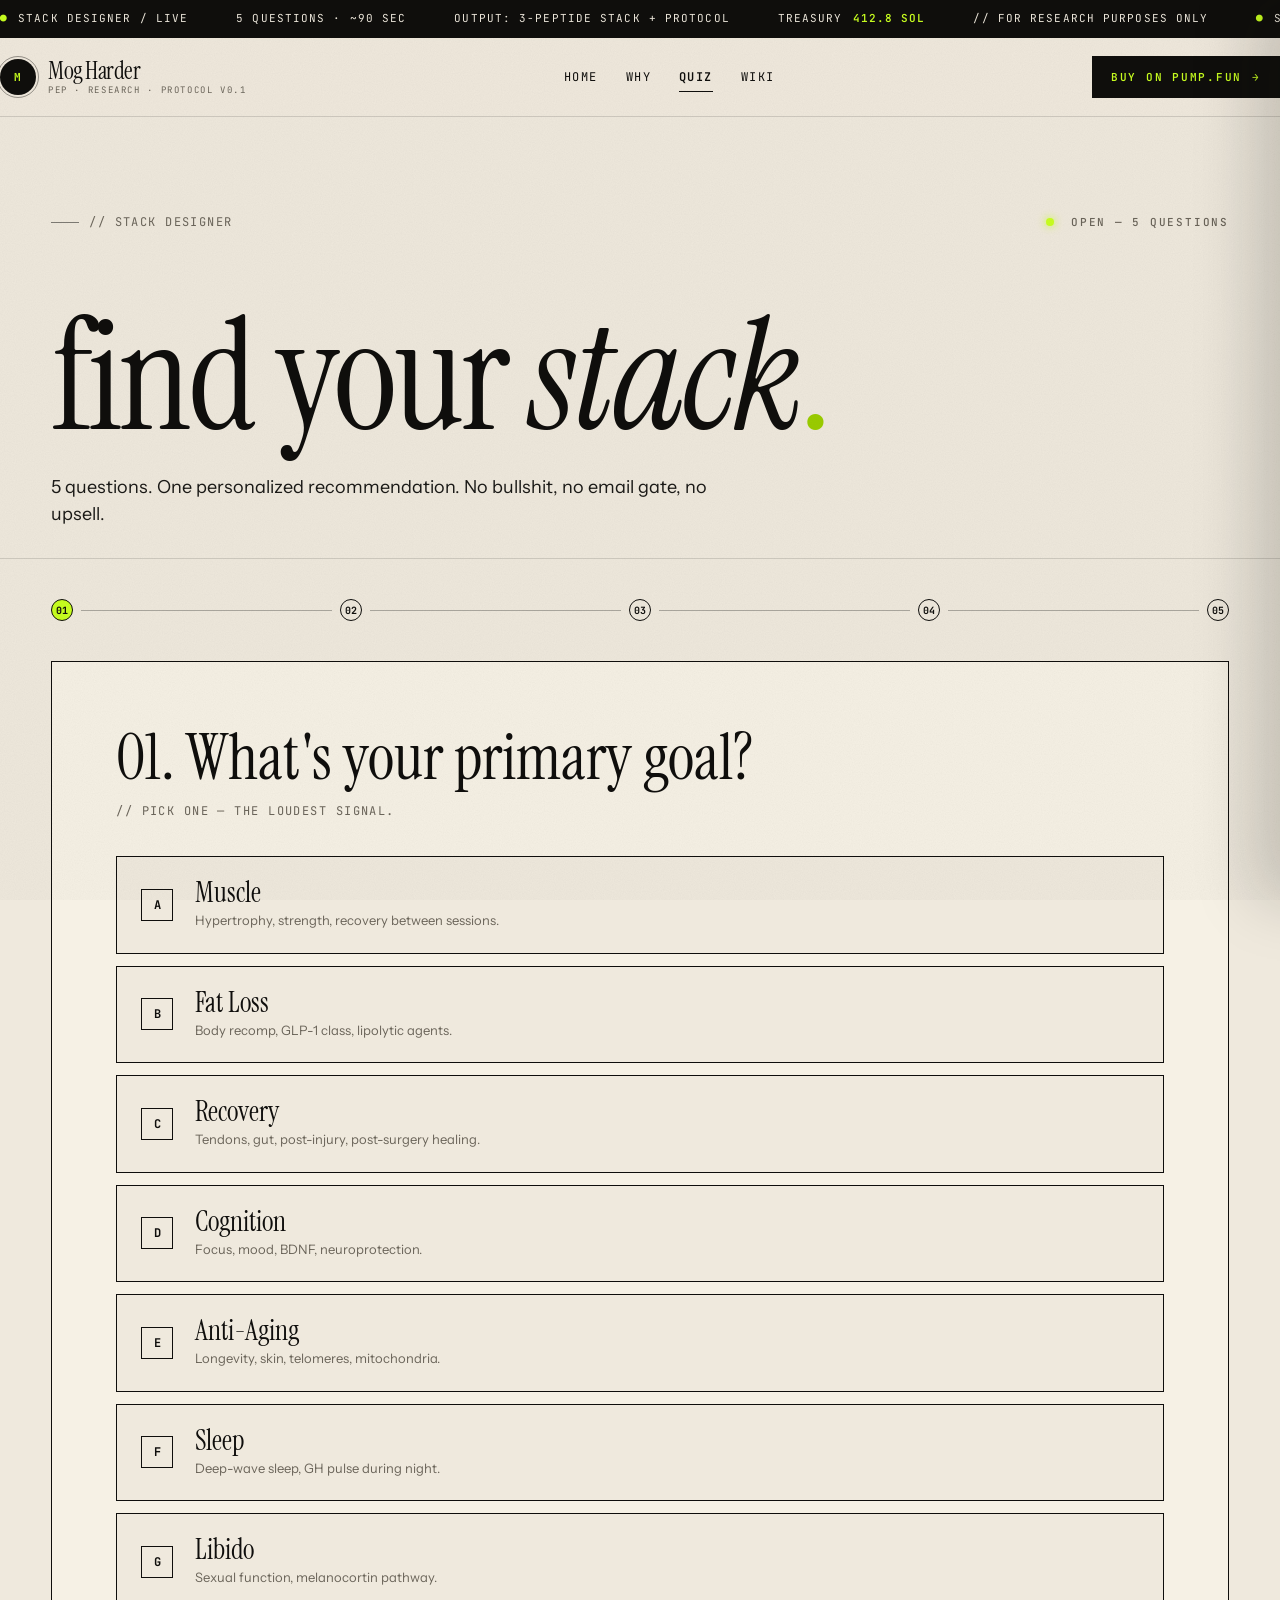
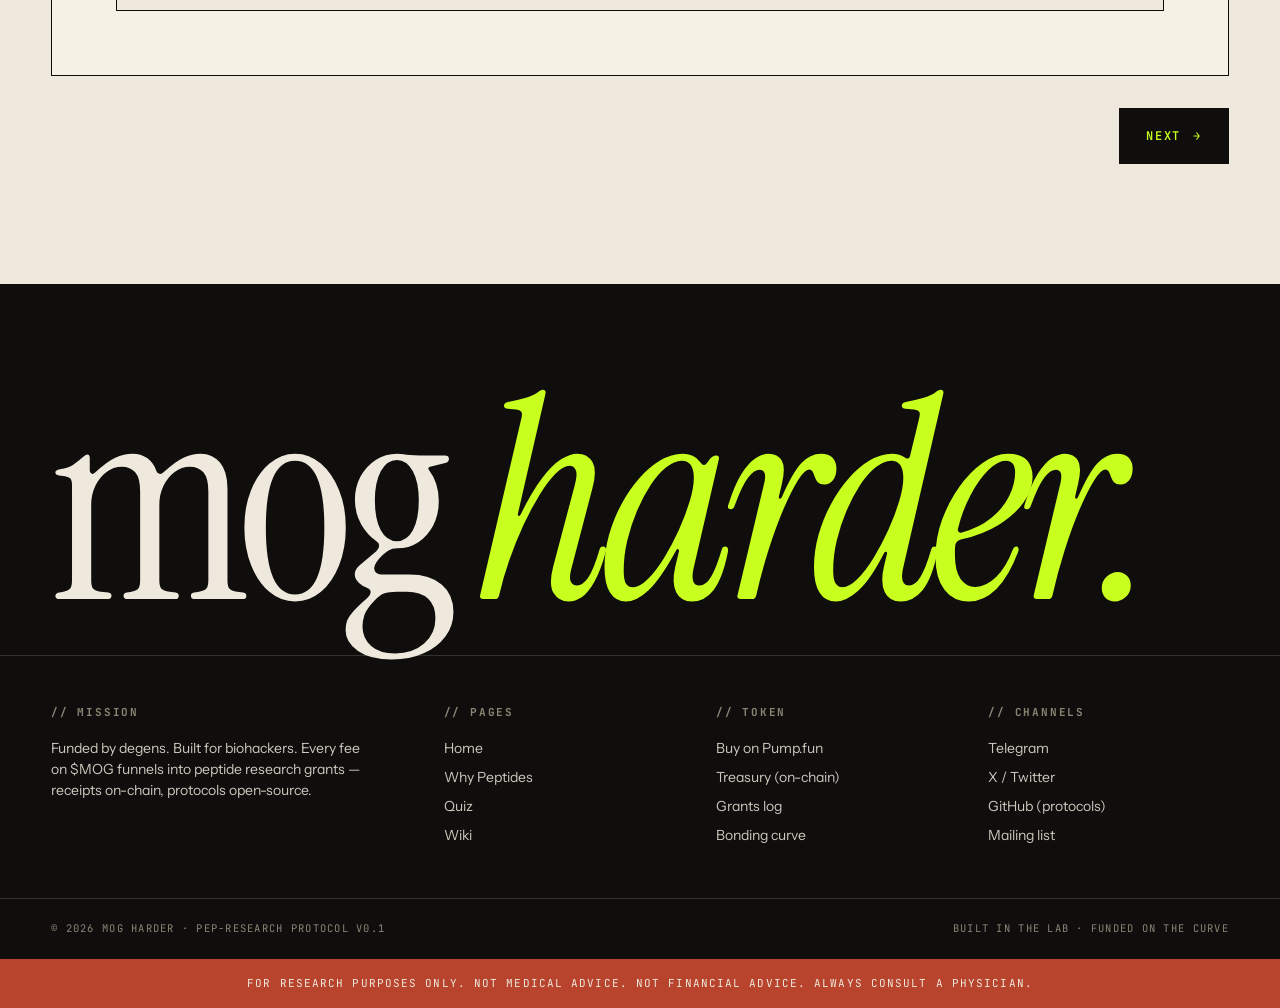
<file: quiz.html>
<!doctype html>
<html lang="en">
<head>
<meta charset="utf-8" />
<meta name="viewport" content="width=device-width,initial-scale=1" />
<title>Quiz — MOG HARDER</title>
<link rel="icon" href="data:image/svg+xml;utf8,<svg xmlns='http://www.w3.org/2000/svg' viewBox='0 0 100 100'><circle cx='50' cy='50' r='48' fill='%230F0E0C'/><text x='50' y='66' font-family='monospace' font-size='52' font-weight='700' text-anchor='middle' fill='%23C8FF1F'>M</text></svg>" />
<link rel="stylesheet" href="styles.css" />
</head>
<body>

<div class="ticker">
  <div class="ticker-track">
    <span><i>●</i> stack designer / live</span>
    <span>5 questions · ~90 sec</span>
    <span>output: 3-peptide stack + protocol</span>
    <span>treasury <i>412.8 SOL</i></span>
    <span>// for research purposes only</span>
    <span><i>●</i> stack designer / live</span>
    <span>5 questions · ~90 sec</span>
    <span>output: 3-peptide stack + protocol</span>
    <span>treasury <i>412.8 SOL</i></span>
    <span>// for research purposes only</span>
  </div>
</div>

<header class="nav">
  <div class="shell nav-inner">
    <a href="index.html" class="brand">
      <span class="brand-mark">M</span>
      <span class="brand-name">Mog Harder<small>Pep · Research · Protocol v0.1</small></span>
    </a>
    <nav class="nav-links">
      <a class="nav-link" href="index.html">Home</a>
      <a class="nav-link" href="index.html#thesis">Why</a>
      <a class="nav-link active" href="quiz.html">Quiz</a>
      <a class="nav-link" href="wiki.html">Wiki</a>
    </nav>
    <a class="nav-cta" href="index.html#buy">Buy on Pump.fun</a>
  </div>
</header>

<section class="hero" style="padding-bottom: 30px;">
  <div class="shell">
    <div class="hero-eyebrow-row">
      <span class="eyebrow">// Stack designer</span>
      <span class="label mono"><span class="live-dot"></span> &nbsp;OPEN — 5 questions</span>
    </div>
    <div class="hero-headline">
      <h1 class="display" style="font-size: clamp(64px, 12vw, 200px);">find your <em class="italic">stack</em><span class="dot" style="color: var(--lab-deep);">.</span></h1>
    </div>
    <p style="max-width: 700px; font-size: 18px; color: var(--ink-2); margin-top: 28px;">
      5 questions. One personalized recommendation. No bullshit, no email gate, no upsell.
    </p>
  </div>
</section>

<section class="quiz-shell">
  <div class="shell">
    <div class="quiz-progress" id="progress"></div>

    <div id="questionWrap"><!-- JS injected --></div>

    <div class="quiz-controls" id="controls">
      <button class="btn btn-ghost" id="prevBtn">Back</button>
      <button class="btn btn-primary" id="nextBtn">Next</button>
    </div>
  </div>
</section>

<footer class="footer">
  <div class="footer-mark">mog <em>harder.</em></div>
  <div class="footer-grid">
    <div>
      <h6>// Mission</h6>
      <p style="max-width: 320px;">Funded by degens. Built for biohackers. Every fee on $MOG funnels into peptide research grants — receipts on-chain, protocols open-source.</p>
    </div>
    <div>
      <h6>// Pages</h6>
      <a href="index.html">Home</a>
      <a href="index.html#thesis">Why Peptides</a>
      <a href="quiz.html">Quiz</a>
      <a href="wiki.html">Wiki</a>
    </div>
    <div>
      <h6>// Token</h6>
      <a href="index.html#buy">Buy on Pump.fun</a>
      <a href="#">Treasury (on-chain)</a>
      <a href="#">Grants log</a>
      <a href="#">Bonding curve</a>
    </div>
    <div>
      <h6>// Channels</h6>
      <a href="#">Telegram</a>
      <a href="#">X / Twitter</a>
      <a href="#">GitHub (protocols)</a>
      <a href="#">Mailing list</a>
    </div>
  </div>
  <div class="footer-foot">
    <span>© 2026 MOG HARDER · Pep-Research Protocol v0.1</span>
    <span>Built in the lab · funded on the curve</span>
  </div>
  <div class="footer-disclaimer">
    For research purposes only. Not medical advice. Not financial advice. Always consult a physician.
  </div>
</footer>

<script src="peptides.js"></script>
<script src="app.js"></script>
<script>
const QUESTIONS = [
  {
    q: "What's your primary goal?",
    help: "// Pick one — the loudest signal.",
    key: "goal",
    options: [
      { k: "A", val: "muscle", lbl: "Muscle", desc: "Hypertrophy, strength, recovery between sessions." },
      { k: "B", val: "fatloss", lbl: "Fat Loss", desc: "Body recomp, GLP-1 class, lipolytic agents." },
      { k: "C", val: "recovery", lbl: "Recovery", desc: "Tendons, gut, post-injury, post-surgery healing." },
      { k: "D", val: "cognition", lbl: "Cognition", desc: "Focus, mood, BDNF, neuroprotection." },
      { k: "E", val: "antiaging", lbl: "Anti-Aging", desc: "Longevity, skin, telomeres, mitochondria." },
      { k: "F", val: "sleep", lbl: "Sleep", desc: "Deep-wave sleep, GH pulse during night." },
      { k: "G", val: "libido", lbl: "Libido", desc: "Sexual function, melanocortin pathway." },
    ],
  },
  {
    q: "How aggressive do you want to go?",
    help: "// Affects dose, stack length, and tier.",
    key: "intensity",
    options: [
      { k: "A", val: "conservative", lbl: "Conservative", desc: "Low dose, well-studied agents only, room to titrate up." },
      { k: "B", val: "standard", lbl: "Standard", desc: "Mid-range protocols. Balanced effect / risk." },
      { k: "C", val: "aggressive", lbl: "Aggressive", desc: "Top-tier compounds, full doses, you've done your homework." },
    ],
  },
  {
    q: "Are you needle-tolerant?",
    help: "// Subq injections, intranasal, or oral only.",
    key: "route",
    options: [
      { k: "A", val: "needles", lbl: "Subq is fine", desc: "Full peptide universe is on the table." },
      { k: "B", val: "nasal", lbl: "Intranasal preferred", desc: "Limits to Semax-class, Selank, Oxytocin." },
      { k: "C", val: "oral", lbl: "Oral / topical only", desc: "Smallest set — Dihexa, GHK-Cu topical, 5-Amino-1MQ." },
    ],
  },
  {
    q: "Training status?",
    help: "// Affects how loud your endogenous signaling already is.",
    key: "training",
    options: [
      { k: "A", val: "sedentary", lbl: "Sedentary", desc: "No regular training. Start with foundation protocols." },
      { k: "B", val: "casual", lbl: "Casual", desc: "1–3 sessions/wk. Recovery-leaning stacks." },
      { k: "C", val: "serious", lbl: "Serious", desc: "4–6 sessions/wk. Performance + recovery balance." },
      { k: "D", val: "athlete", lbl: "Competitive athlete", desc: "Daily training. Wash-out windows around testing." },
    ],
  },
  {
    q: "Stack window?",
    help: "// How long do you plan to run this cycle?",
    key: "window",
    options: [
      { k: "A", val: "4w", lbl: "4 weeks", desc: "Short cycle. Acute issue or test run." },
      { k: "B", val: "8w", lbl: "8 weeks", desc: "Standard cycle. Most protocols are tuned for this." },
      { k: "C", val: "12w", lbl: "12+ weeks", desc: "Long cycle. Built-in deload weeks required." },
    ],
  },
];

/* Goal -> recommended stack (3 peptides each) */
const STACKS = {
  muscle: {
    title: "The Hypertrophy Stack",
    blurb: "GHRH + GHRP synergy plus a long-acting anabolic backbone. Pulses GH naturally and signals satellite-cell activation under load.",
    items: [
      { id: "ipamorelin", role: "GH Pulse", dose: "200 µg", time: "Sub-Q · AM + post-train", note: "Selective ghrelin mimetic — no cortisol/prolactin spike." },
      { id: "cjc-1295", role: "GHRH Backbone", dose: "100 µg", time: "Sub-Q · AM + PM", note: "Synergizes 1:2 with Ipamorelin for amplified pulse.", overrideName: "CJC-1295 (no DAC)" },
      { id: "bpc-157", role: "Recovery", dose: "250 µg", time: "Sub-Q · 1× daily", note: "Tendon and joint protection while you train hard." },
    ],
  },
  fatloss: {
    title: "The Recomp Stack",
    blurb: "Modern GLP-1 class for satiety + a lipolytic peptide that doesn't kill your appetite. Pair with resistance training to preserve muscle.",
    items: [
      { id: "tirzepatide", role: "Satiety / GLP-1", dose: "2.5 → 5 mg", time: "Sub-Q · 1× weekly", note: "Titrate slowly. Most effective injectable in trials." },
      { id: "aod-9604", role: "Lipolytic", dose: "300 µg", time: "Sub-Q · AM fasted", note: "Targets fat oxidation without growth signaling." },
      { id: "mots-c", role: "Mito + insulin sens.", dose: "10 mg", time: "Sub-Q · 3×/wk", note: "Mitochondrial AMPK signal — improves metabolic flexibility." },
    ],
  },
  recovery: {
    title: "The Healing Stack",
    blurb: "The classic pairing for tendon, ligament, and gut work. Add Thymosin α-1 if you're recovering from infection or surgery.",
    items: [
      { id: "bpc-157", role: "Soft tissue", dose: "250–500 µg", time: "Sub-Q · 1–2× daily near injury", note: "Pentadecapeptide. Routes healing factors locally." },
      { id: "tb-500", role: "Cell migration", dose: "2–5 mg", time: "Sub-Q · 2× weekly loading", note: "Thymosin β-4 fragment. Strong synergy with BPC-157." },
      { id: "ghk-cu", role: "Skin / collagen", dose: "1–2 mg", time: "Sub-Q + topical AM", note: "Copper peptide — collagen, hair, skin remodeling." },
    ],
  },
  cognition: {
    title: "The Cognitive Stack",
    blurb: "Russian nootropic peptides + a synaptic-formation booster. Stack with sleep work for full effect.",
    items: [
      { id: "semax", role: "BDNF / focus", dose: "300–600 µg", time: "Intranasal · AM", note: "ACTH-derived. Boosts BDNF and dopamine turnover." },
      { id: "selank", role: "Anxiolytic", dose: "300 µg", time: "Intranasal · midday", note: "Tuftsin analog. Calm focus without sedation." },
      { id: "dihexa", role: "Synaptogenesis", dose: "8–35 mg", time: "Oral · daily", note: "Angiotensin-derived. Strong oral bioavailability." },
    ],
  },
  antiaging: {
    title: "The Longevity Stack",
    blurb: "Telomere maintenance + immune modulation + mitochondrial signaling. The protocol the longevity crowd actually runs.",
    items: [
      { id: "epithalon", role: "Telomerase", dose: "10 mg", time: "Sub-Q · daily × 10 days, 2× yr", note: "Tetrapeptide. Pulse protocol, not chronic." },
      { id: "thymosin-a1", role: "Immune", dose: "1.6 mg", time: "Sub-Q · 2× weekly", note: "Modulates innate + adaptive immunity." },
      { id: "mots-c", role: "Mitochondrial", dose: "10 mg", time: "Sub-Q · 3× weekly", note: "Improves insulin sensitivity, exercise capacity." },
    ],
  },
  sleep: {
    title: "The Sleep Stack",
    blurb: "Pulse GH while you sleep + push delta-wave depth. Pairs well with magnesium and apigenin (non-peptide).",
    items: [
      { id: "dsip", role: "Delta wave", dose: "100–200 µg", time: "Sub-Q · 30 min before bed", note: "Delta Sleep-Inducing Peptide. Short half-life is a feature here." },
      { id: "sermorelin", role: "GH pulse PM", dose: "200 µg", time: "Sub-Q · pre-bed", note: "GHRH analog — pulses align with natural sleep GH release." },
      { id: "epithalon", role: "Circadian", dose: "10 mg", time: "Sub-Q · pulse 10 days, 2× yr", note: "Pineal support — deepens sleep architecture." },
    ],
  },
  libido: {
    title: "The Libido Stack",
    blurb: "Central melanocortin agonist + upstream HPG-axis activation. Cycle, don't chronic-dose.",
    items: [
      { id: "pt-141", role: "MC4R agonist", dose: "1.5–2 mg", time: "Sub-Q · 30–60 min pre", note: "Bremelanotide. CNS-acting, not vascular." },
      { id: "kisspeptin", role: "HPG axis", dose: "200 µg", time: "Sub-Q · daily AM", note: "Drives endogenous LH/FSH. Re-engages the axis." },
      { id: "oxytocin", role: "Bonding", dose: "20 IU", time: "Intranasal · pre", note: "Trust, empathy, sexual response modulation." },
    ],
  },
};

/* ---------- State ---------- */
let step = 0;
const answers = {};

const wrap = document.getElementById('questionWrap');
const progress = document.getElementById('progress');
const prevBtn = document.getElementById('prevBtn');
const nextBtn = document.getElementById('nextBtn');
const controls = document.getElementById('controls');

function renderProgress() {
  const total = QUESTIONS.length;
  let html = '';
  for (let i = 0; i < total; i++) {
    let cls = 'dot';
    if (i < step) cls += ' done';
    else if (i === step) cls += ' active';
    html += `<span class="${cls}">${String(i+1).padStart(2,'0')}</span>`;
    if (i < total - 1) html += `<span class="line"></span>`;
  }
  progress.innerHTML = html;
}

function renderQuestion() {
  if (step >= QUESTIONS.length) {
    renderResult();
    return;
  }
  const q = QUESTIONS[step];
  const sel = answers[q.key];
  wrap.innerHTML = `
    <div class="quiz-card fade-up">
      <div class="quiz-q">${String(step+1).padStart(2,'0')}. ${q.q}</div>
      <div class="quiz-help">${q.help}</div>
      <div class="quiz-options">
        ${q.options.map(opt => `
          <button class="quiz-opt ${sel === opt.val ? 'selected' : ''}" data-val="${opt.val}">
            <span class="key">${opt.k}</span>
            <div>
              <div class="lbl">${opt.lbl}</div>
              <div class="desc">${opt.desc}</div>
            </div>
            <span class="pip">${sel === opt.val ? '● selected' : ''}</span>
          </button>
        `).join('')}
      </div>
    </div>`;
  wrap.querySelectorAll('.quiz-opt').forEach(b => {
    b.addEventListener('click', () => {
      answers[q.key] = b.dataset.val;
      renderQuestion();
    });
  });
  prevBtn.style.visibility = step === 0 ? 'hidden' : 'visible';
  nextBtn.textContent = step === QUESTIONS.length - 1 ? 'Get my stack' : 'Next';
  controls.style.display = 'flex';
}

function renderResult() {
  const stack = STACKS[answers.goal] || STACKS.muscle;
  const intensity = answers.intensity || 'standard';
  const route = answers.route || 'needles';
  const train = answers.training || 'casual';
  const cycleWindow = answers.window || '8w';

  controls.style.display = 'none';
  progress.innerHTML = QUESTIONS.map((_, i) => `<span class="dot done">${String(i+1).padStart(2,'0')}</span>${i<QUESTIONS.length-1?'<span class="line"></span>':''}`).join('');

  wrap.innerHTML = `
    <div class="fade-up">
      <div style="display:flex; justify-content:space-between; align-items:end; gap:24px; flex-wrap:wrap; margin-bottom: 28px;">
        <div>
          <span class="eyebrow">// Recommendation · personalized</span>
          <h2 class="display" style="font-size: clamp(40px, 6vw, 88px); margin-top: 16px;">${stack.title}<span style="color: var(--lab-deep);">.</span></h2>
        </div>
        <div class="label mono" style="text-align:right; line-height: 1.8;">
          GOAL · <b>${answers.goal}</b><br/>
          INTENSITY · <b>${intensity}</b><br/>
          ROUTE · <b>${route}</b><br/>
          TRAINING · <b>${train}</b><br/>
          WINDOW · <b>${cycleWindow}</b>
        </div>
      </div>

      <p style="max-width: 720px; font-size: 17px; color: var(--ink-2); margin-bottom: 36px;">${stack.blurb}</p>

      <div class="quiz-result">
        <div class="result-stack">
          ${stack.items.map((it, i) => {
            const p = window.PEPTIDE_INDEX[it.id] || {};
            const displayName = it.overrideName || p.n || it.id;
            return `
            <a class="result-row" data-pep="${it.id}" href="#p/${it.id}" style="cursor: pointer; text-decoration: none; color: inherit;">
              <span class="num">${String(i+1).padStart(2,'0')}</span>
              <div>
                <div class="nm">${displayName}</div>
                <div class="ds" style="margin-top: 6px;"><b>${it.dose}</b> · ${it.time}</div>
                <div class="ds" style="margin-top: 6px; color: var(--ash);">${it.note}</div>
                <div class="ds" style="margin-top: 8px; color: var(--lab-deep); font-weight: 600; letter-spacing: 0.14em; text-transform: uppercase;">→ open monograph</div>
              </div>
              <div class="ds"></div>
              <span class="tg">${it.role}</span>
            </a>`;
          }).join('')}
        </div>

        <aside style="display: flex; flex-direction: column; gap: 16px;">
          <div style="border: 1px solid var(--ink); padding: 24px; background: var(--ink); color: var(--bone);">
            <div class="label mono" style="color: var(--lab);">// fund the next grant</div>
            <h3 class="display" style="font-size: 36px; margin: 14px 0; line-height: 1;">Mog harder. <em class="italic" style="color: var(--lab);">Fund science.</em></h3>
            <p style="font-size: 14px; opacity: 0.85;">Buying $MOG on the bonding curve generates fees that flow straight into the treasury — funding the next peptide research grant.</p>
            <a href="index.html#buy" class="btn btn-lab" style="margin-top: 18px; border-color: var(--lab); width: 100%; justify-content: center;">Buy $MOG</a>
          </div>
          <div style="border: 1px solid var(--ink); padding: 24px; background: var(--paper);">
            <div class="label mono">// next step</div>
            <p style="margin-top: 10px; font-size: 14px;">Open the full monograph for each peptide. Sources, half-lives, dose tables, contraindications.</p>
            <a href="wiki.html" class="btn" style="margin-top: 16px; width: 100%; justify-content: center;">Open Wiki</a>
          </div>
          <div style="border: 1px solid var(--rust); padding: 18px; background: color-mix(in srgb, var(--rust) 8%, var(--bone));">
            <div class="label mono" style="color: var(--rust);">// disclaimer</div>
            <p style="margin-top: 8px; font-size: 12.5px; line-height: 1.5; color: var(--ink-2);">For research purposes only. Not medical advice. Always consult a qualified physician before initiating any peptide protocol.</p>
          </div>
        </aside>
      </div>

      <div style="display: flex; gap: 12px; margin-top: 36px;">
        <button class="btn btn-ghost" id="restartBtn">Restart quiz</button>
        <a href="wiki.html" class="btn btn-primary">Browse all 96 in the Wiki</a>
      </div>
    </div>`;
  document.getElementById('restartBtn').addEventListener('click', () => {
    step = 0; for (const k in answers) delete answers[k];
    renderProgress(); renderQuestion();
  });
}

prevBtn.addEventListener('click', () => { if (step > 0) { step--; renderProgress(); renderQuestion(); } });
nextBtn.addEventListener('click', () => {
  const q = QUESTIONS[step];
  if (!answers[q.key]) {
    nextBtn.style.background = 'var(--rust)';
    nextBtn.style.borderColor = 'var(--rust)';
    nextBtn.textContent = 'Pick an option';
    setTimeout(() => {
      nextBtn.style.background = '';
      nextBtn.style.borderColor = '';
      nextBtn.textContent = step === QUESTIONS.length - 1 ? 'Get my stack' : 'Next';
    }, 1400);
    return;
  }
  step++;
  renderProgress();
  renderQuestion();
});

renderProgress();
renderQuestion();
</script>
</body>
</html>
</file>
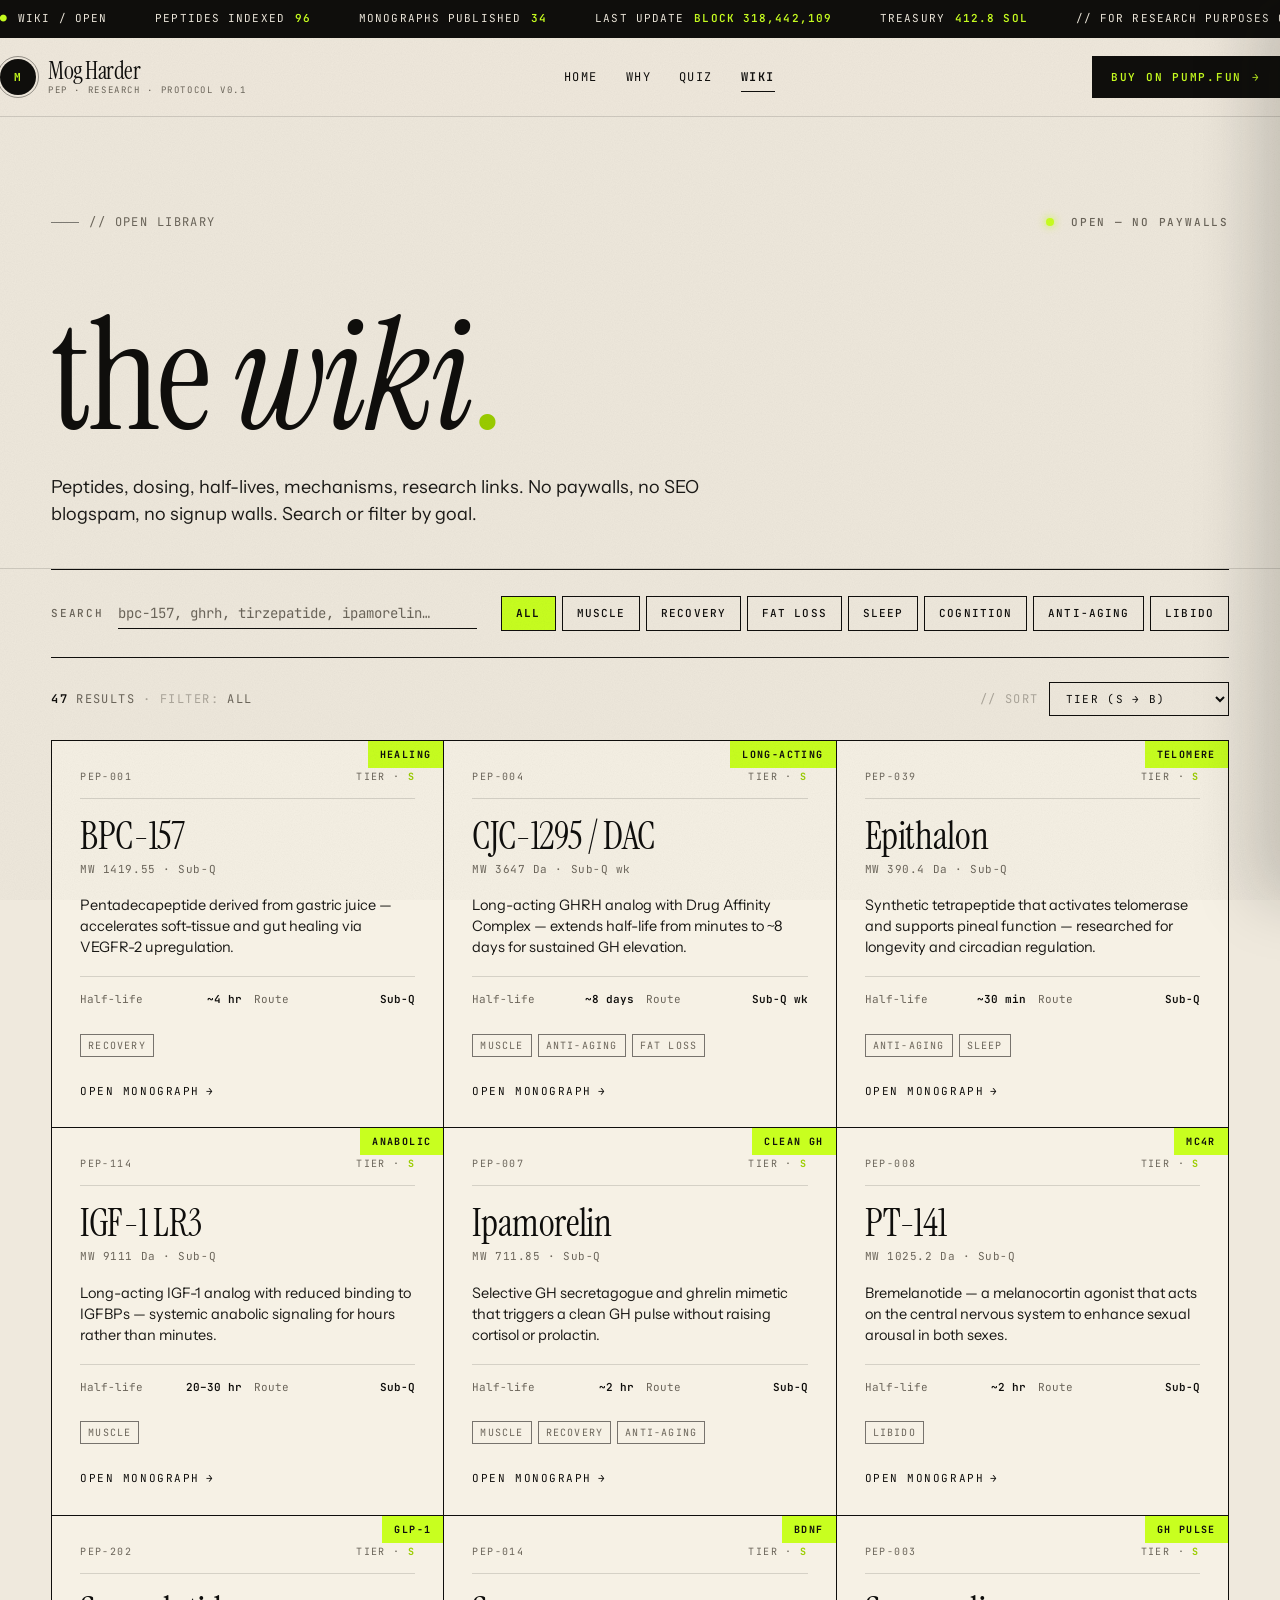
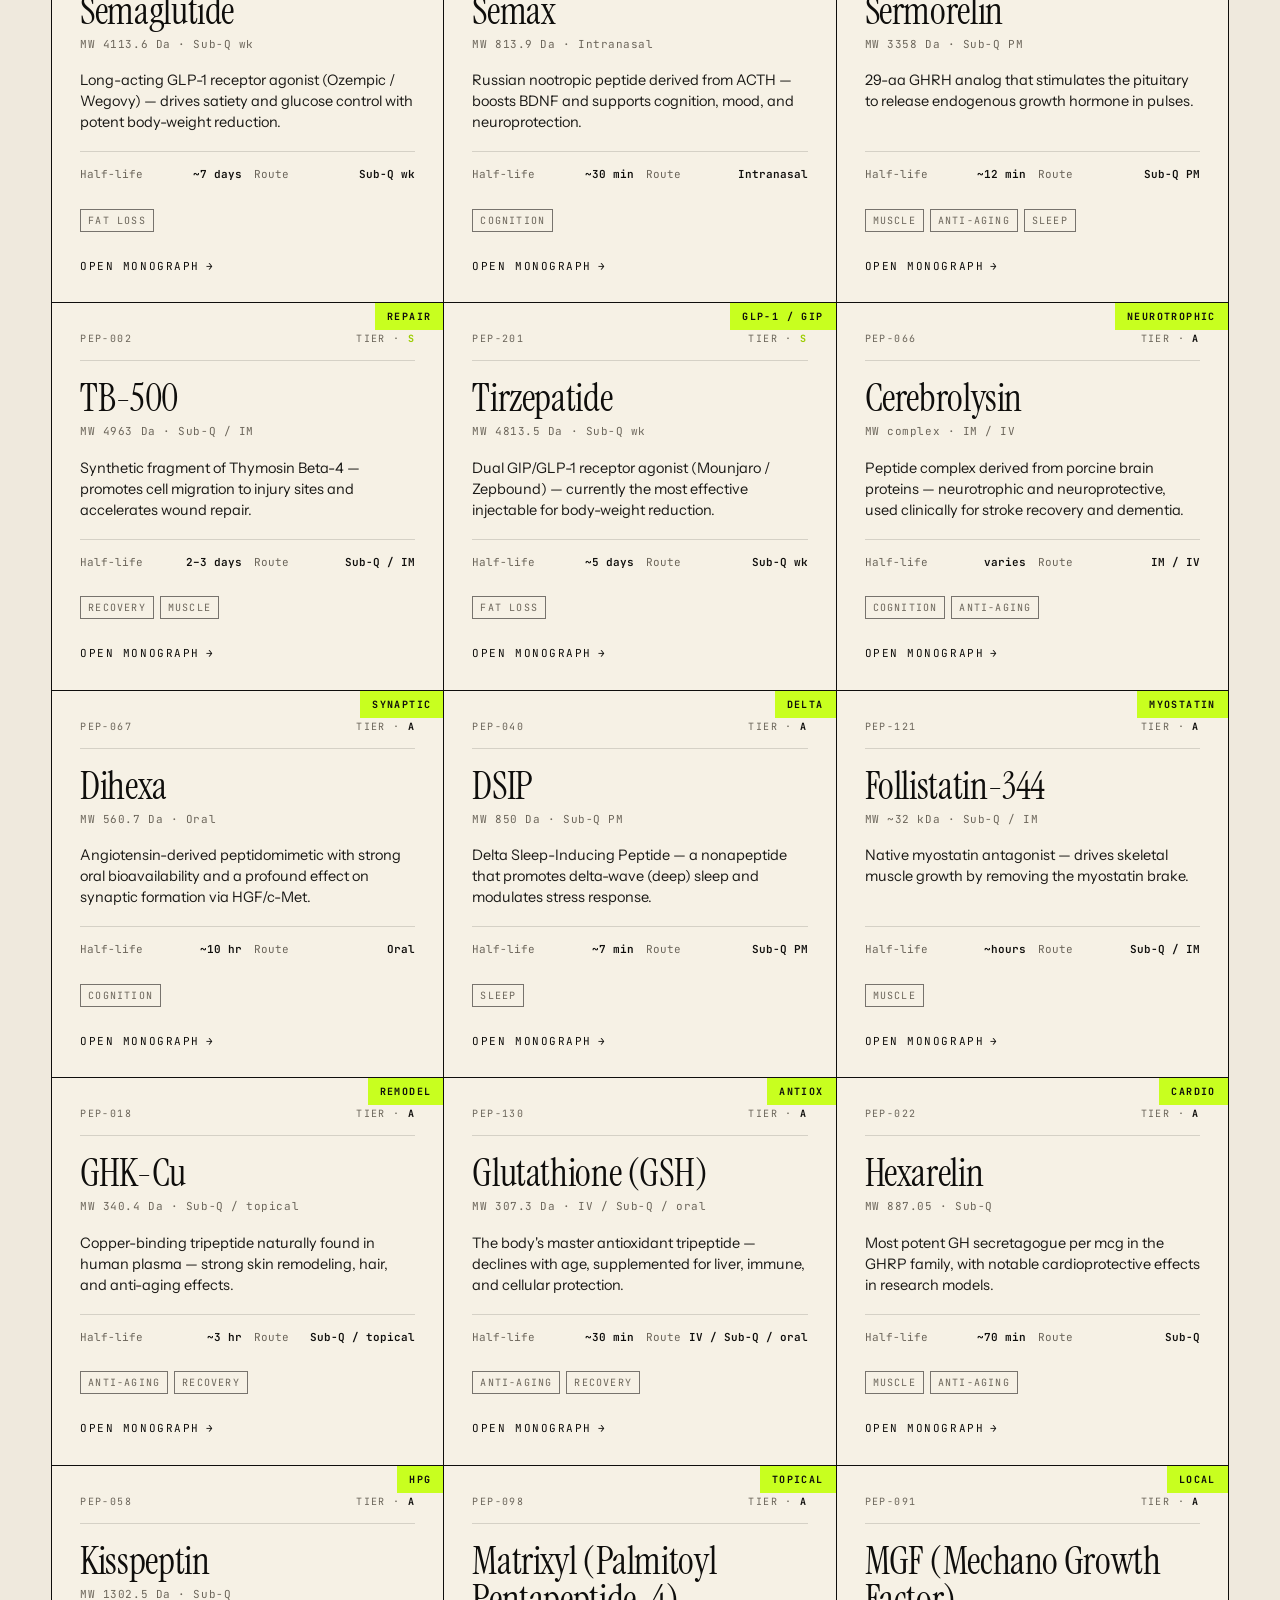
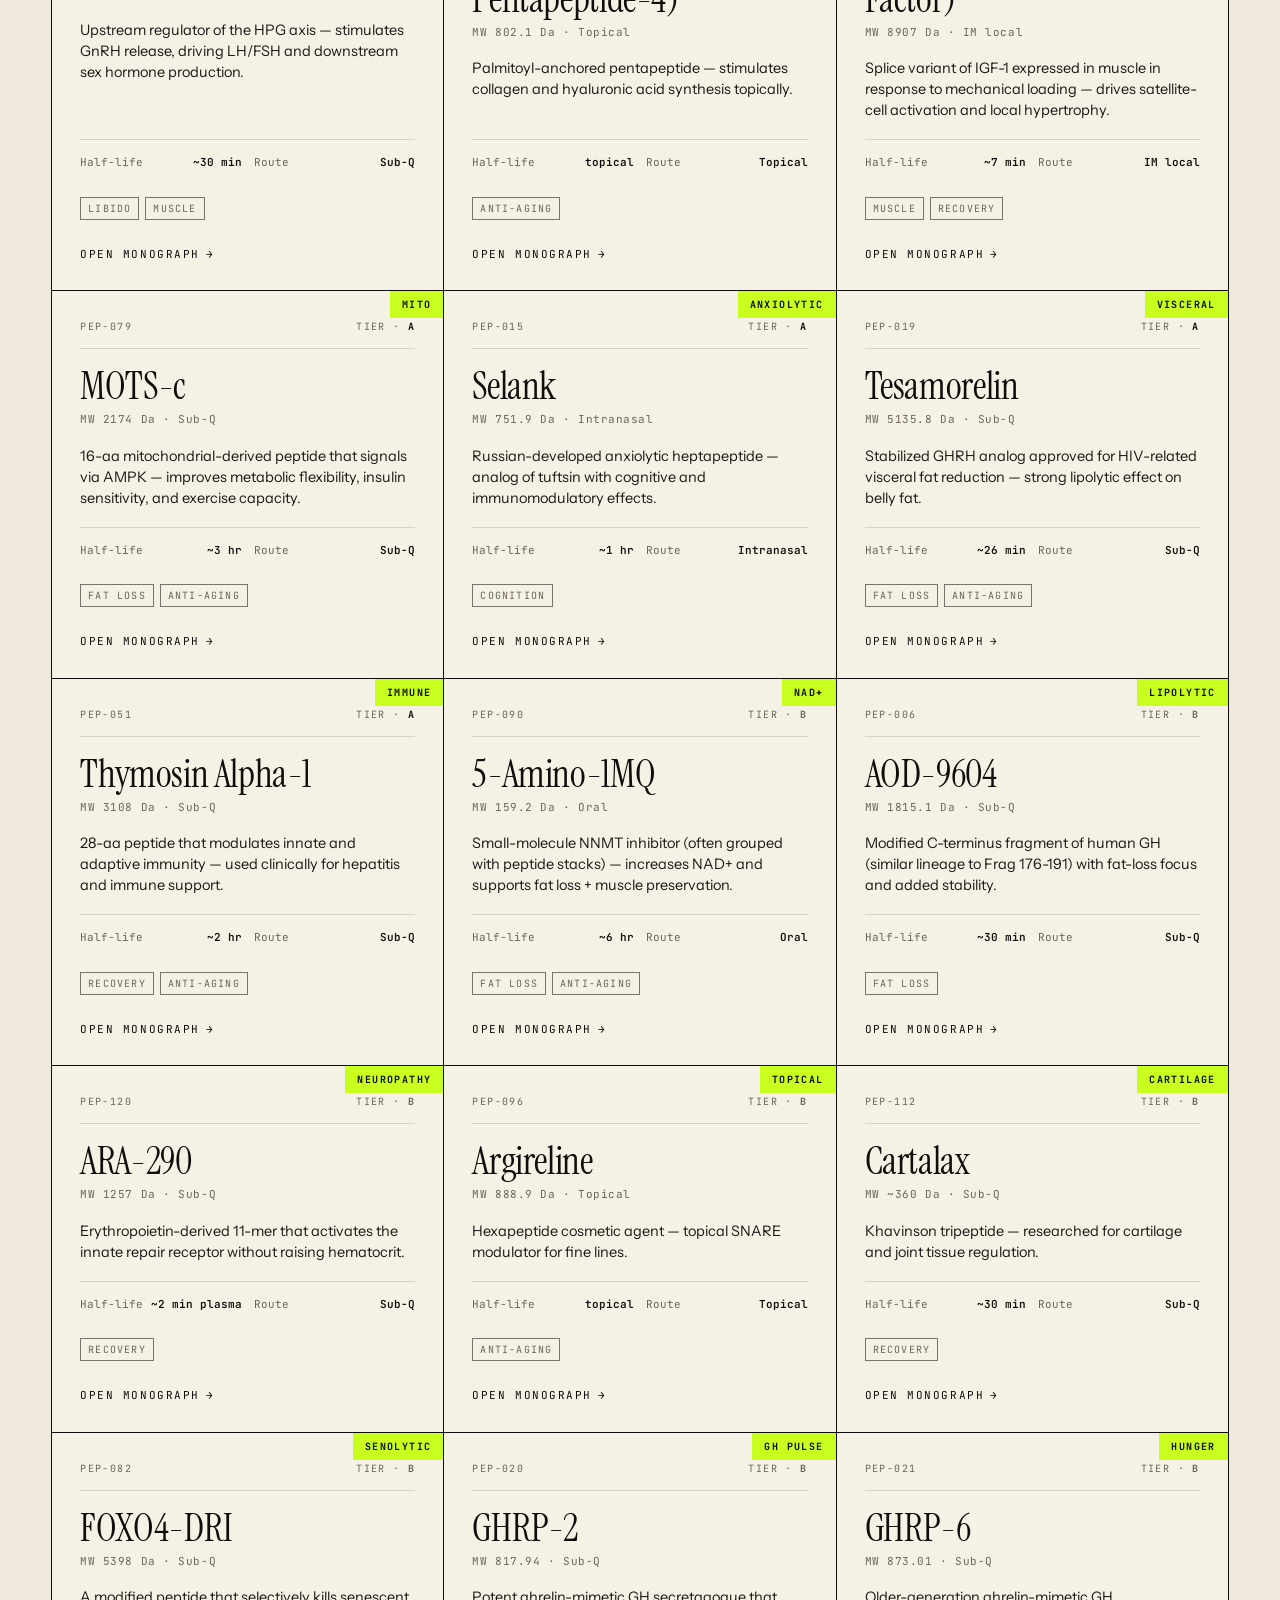
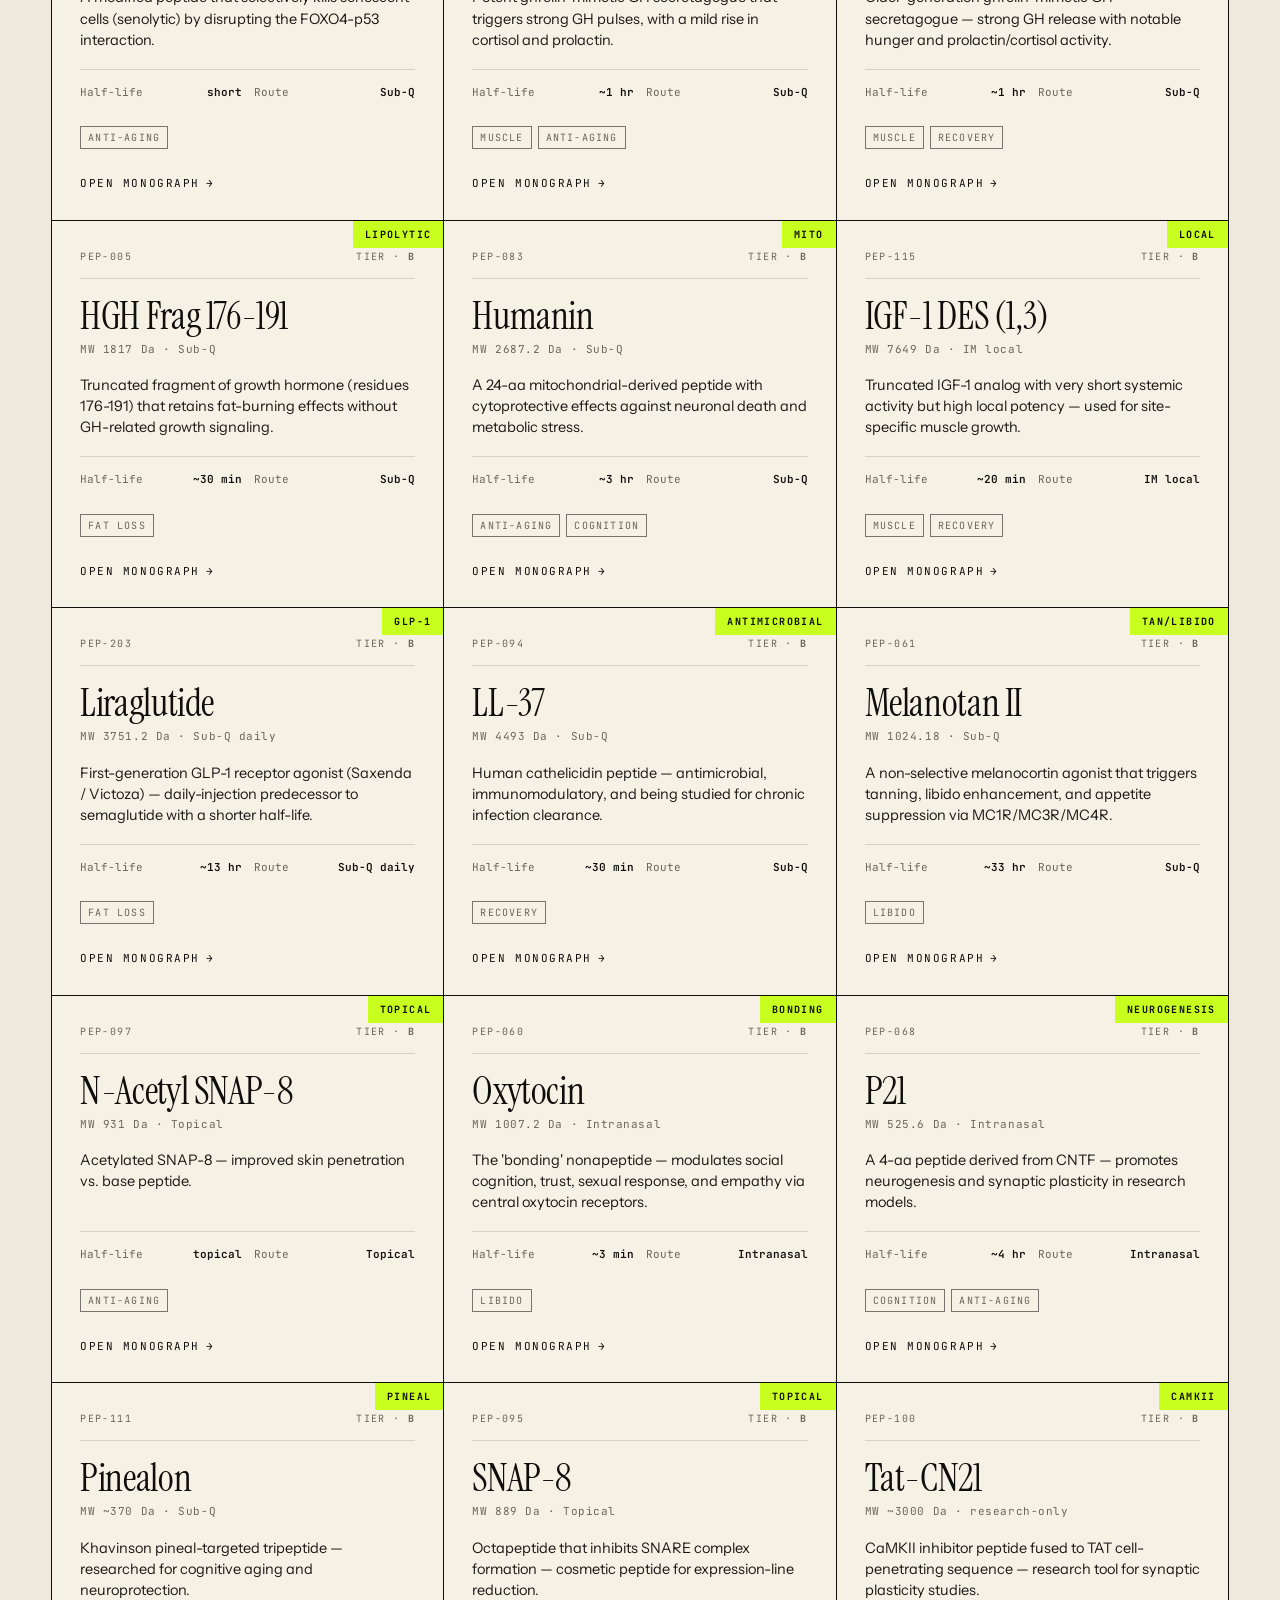
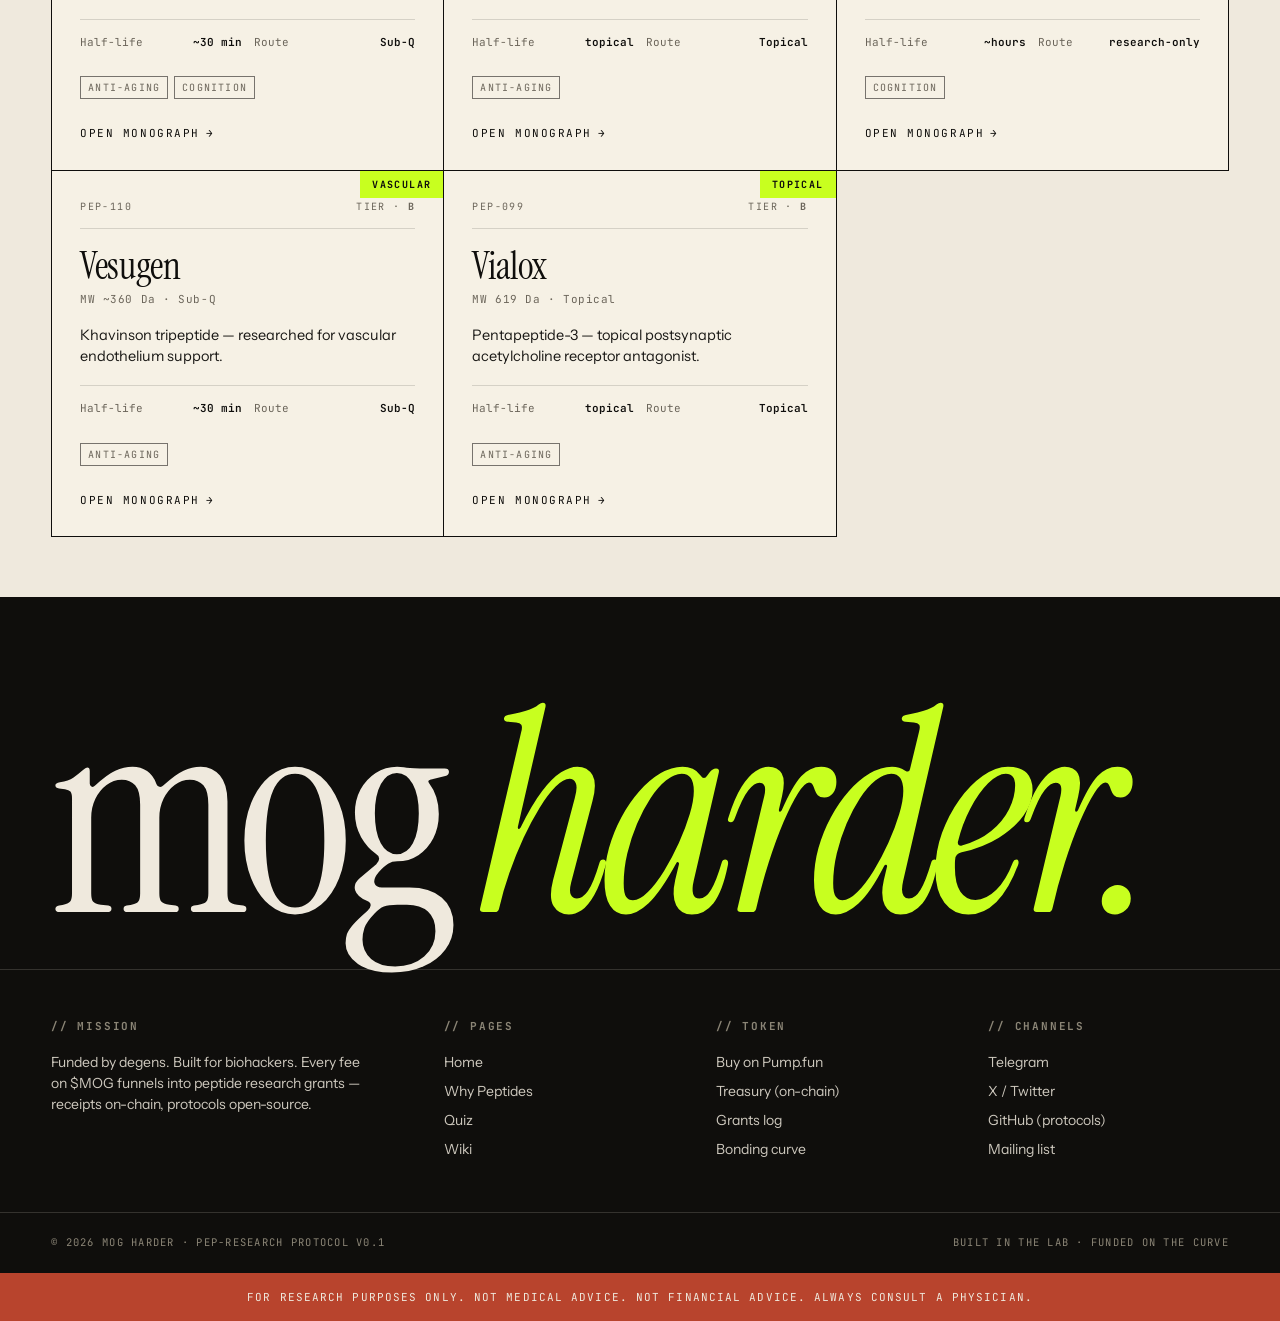
<file: wiki.html>
<!doctype html>
<html lang="en">
<head>
<meta charset="utf-8" />
<meta name="viewport" content="width=device-width,initial-scale=1" />
<title>Wiki — MOG HARDER</title>
<link rel="icon" href="data:image/svg+xml;utf8,<svg xmlns='http://www.w3.org/2000/svg' viewBox='0 0 100 100'><circle cx='50' cy='50' r='48' fill='%230F0E0C'/><text x='50' y='66' font-family='monospace' font-size='52' font-weight='700' text-anchor='middle' fill='%23C8FF1F'>M</text></svg>" />
<link rel="stylesheet" href="styles.css" />
</head>
<body>

<div class="ticker">
  <div class="ticker-track">
    <span><i>●</i> wiki / open</span>
    <span>peptides indexed <i>96</i></span>
    <span>monographs published <i>34</i></span>
    <span>last update <i>block 318,442,109</i></span>
    <span>treasury <i>412.8 SOL</i></span>
    <span>// for research purposes only</span>
    <span><i>●</i> wiki / open</span>
    <span>peptides indexed <i>96</i></span>
    <span>monographs published <i>34</i></span>
    <span>last update <i>block 318,442,109</i></span>
    <span>treasury <i>412.8 SOL</i></span>
    <span>// for research purposes only</span>
  </div>
</div>

<header class="nav">
  <div class="shell nav-inner">
    <a href="index.html" class="brand">
      <span class="brand-mark">M</span>
      <span class="brand-name">Mog Harder<small>Pep · Research · Protocol v0.1</small></span>
    </a>
    <nav class="nav-links">
      <a class="nav-link" href="index.html">Home</a>
      <a class="nav-link" href="index.html#thesis">Why</a>
      <a class="nav-link" href="quiz.html">Quiz</a>
      <a class="nav-link active" href="wiki.html">Wiki</a>
    </nav>
    <a class="nav-cta" href="index.html#buy">Buy on Pump.fun</a>
  </div>
</header>

<section class="hero" style="padding-bottom: 40px;">
  <div class="shell">
    <div class="hero-eyebrow-row">
      <span class="eyebrow">// Open library</span>
      <span class="label mono"><span class="live-dot"></span> &nbsp;OPEN — no paywalls</span>
    </div>
    <div class="hero-headline">
      <h1 class="display" style="font-size: clamp(64px, 12vw, 200px);">the <em class="italic">wiki</em><span class="dot" style="color: var(--lab-deep);">.</span></h1>
    </div>
    <p style="max-width: 700px; font-size: 18px; color: var(--ink-2); margin-top: 28px;">
      Peptides, dosing, half-lives, mechanisms, research links. No paywalls, no SEO blogspam, no signup walls. Search or filter by goal.
    </p>
  </div>
</section>

<section style="padding: 0 0 60px;">
  <div class="shell">
    <div class="wiki-toolbar">
      <label class="wiki-search">
        <span class="label mono">Search</span>
        <input type="text" id="searchInput" placeholder="bpc-157, ghrh, tirzepatide, ipamorelin…" autocomplete="off"/>
      </label>
      <div class="wiki-filter-pills" id="filterPills">
        <button class="pill active" data-filter="all">All</button>
        <button class="pill" data-filter="Muscle">Muscle</button>
        <button class="pill" data-filter="Recovery">Recovery</button>
        <button class="pill" data-filter="Fat Loss">Fat Loss</button>
        <button class="pill" data-filter="Sleep">Sleep</button>
        <button class="pill" data-filter="Cognition">Cognition</button>
        <button class="pill" data-filter="Anti-Aging">Anti-Aging</button>
        <button class="pill" data-filter="Libido">Libido</button>
      </div>
    </div>

    <div class="wiki-count" style="justify-content: space-between; width: 100%;">
      <span style="display: flex; gap: 8px; align-items: center;">
        <b id="resultCount">0</b><span>results</span><span style="opacity: 0.5;">· filter:</span><span id="activeFilter">All</span>
      </span>
      <span style="display: flex; gap: 10px; align-items: center;">
        <span style="opacity: 0.5;">// sort</span>
        <select id="sortSelect" style="background: transparent; border: 1px solid var(--ink); padding: 8px 12px; font-family: var(--font-mono); font-size: 11px; letter-spacing: 0.12em; text-transform: uppercase; color: var(--ink); cursor: pointer;">
          <option value="tier">Tier (S → B)</option>
          <option value="az">A → Z</option>
          <option value="mw">Molecular weight</option>
        </select>
      </span>
    </div>

    <div class="wiki-grid" id="wikiGrid"></div>
  </div>
</section>

<footer class="footer">
  <div class="footer-mark">mog <em>harder.</em></div>
  <div class="footer-grid">
    <div>
      <h6>// Mission</h6>
      <p style="max-width: 320px;">Funded by degens. Built for biohackers. Every fee on $MOG funnels into peptide research grants — receipts on-chain, protocols open-source.</p>
    </div>
    <div>
      <h6>// Pages</h6>
      <a href="index.html">Home</a>
      <a href="index.html#thesis">Why Peptides</a>
      <a href="quiz.html">Quiz</a>
      <a href="wiki.html">Wiki</a>
    </div>
    <div>
      <h6>// Token</h6>
      <a href="index.html#buy">Buy on Pump.fun</a>
      <a href="#">Treasury (on-chain)</a>
      <a href="#">Grants log</a>
      <a href="#">Bonding curve</a>
    </div>
    <div>
      <h6>// Channels</h6>
      <a href="#">Telegram</a>
      <a href="#">X / Twitter</a>
      <a href="#">GitHub (protocols)</a>
      <a href="#">Mailing list</a>
    </div>
  </div>
  <div class="footer-foot">
    <span>© 2026 MOG HARDER · Pep-Research Protocol v0.1</span>
    <span>Built in the lab · funded on the curve</span>
  </div>
  <div class="footer-disclaimer">
    For research purposes only. Not medical advice. Not financial advice. Always consult a physician.
  </div>
</footer>

<script src="peptides.js"></script>
<script src="app.js"></script>
<script>
const _UNUSED_LEGACY = [
  { n: "BPC-157", code: "PEP-001", desc: "Pentadecapeptide derived from gastric juice — accelerates soft-tissue and gut healing via VEGFR-2 upregulation.", cats: ["Recovery"], mw: "1419.55", half: "~4 hr", route: "Sub-Q", tier: "S", tag: "Healing" },
  { n: "TB-500", code: "PEP-002", desc: "Synthetic fragment of Thymosin Beta-4 — promotes cell migration to injury sites and accelerates wound repair.", cats: ["Recovery", "Muscle"], mw: "4963 Da", half: "2–3 days", route: "Sub-Q / IM", tier: "S", tag: "Repair" },
  { n: "Sermorelin", code: "PEP-003", desc: "29-amino-acid GHRH analog that stimulates the pituitary to release endogenous growth hormone in pulses.", cats: ["Muscle", "Anti-Aging", "Sleep"], mw: "3358 Da", half: "~12 min", route: "Sub-Q PM", tier: "S", tag: "GH pulse" },
  { n: "CJC-1295 / DAC", code: "PEP-004", desc: "Long-acting GHRH analog with Drug Affinity Complex — extends half-life from minutes to ~8 days for sustained GH elevation.", cats: ["Muscle", "Anti-Aging", "Fat Loss"], mw: "3647 Da", half: "~8 days", route: "Sub-Q wk", tier: "S", tag: "Long-acting" },
  { n: "Ipamorelin", code: "PEP-007", desc: "Selective GH secretagogue and ghrelin mimetic that triggers a clean GH pulse without raising cortisol or prolactin.", cats: ["Muscle", "Recovery", "Anti-Aging"], mw: "711.85", half: "~2 hr", route: "Sub-Q", tier: "S", tag: "Clean GH" },
  { n: "GHK-Cu", code: "PEP-018", desc: "Copper-binding tripeptide naturally found in human plasma — strong skin remodeling, hair, and anti-aging effects.", cats: ["Anti-Aging", "Recovery"], mw: "340.4 Da", half: "~3 hr", route: "Sub-Q / topical", tier: "A", tag: "Remodel" },
  { n: "Selank", code: "PEP-015", desc: "Russian-developed anxiolytic heptapeptide — analog of tuftsin with cognitive and immunomodulatory effects.", cats: ["Cognition"], mw: "751.9 Da", half: "~1 hr", route: "Intranasal", tier: "A", tag: "Anxiolytic" },
  { n: "Semax", code: "PEP-014", desc: "Russian nootropic peptide derived from ACTH — boosts BDNF and supports cognition, mood, and neuroprotection.", cats: ["Cognition"], mw: "813.9 Da", half: "~30 min", route: "Intranasal", tier: "S", tag: "BDNF" },
  { n: "HGH Frag 176-191", code: "PEP-005", desc: "Truncated fragment of growth hormone (residues 176-191) that retains fat-burning effects without GH-related growth signaling.", cats: ["Fat Loss"], mw: "1817 Da", half: "~30 min", route: "Sub-Q", tier: "B", tag: "Lipolytic" },
  { n: "PT-141", code: "PEP-008", desc: "Bremelanotide — a melanocortin agonist that acts on the central nervous system to enhance sexual arousal in both sexes.", cats: ["Libido"], mw: "1025.2 Da", half: "~2 hr", route: "Sub-Q", tier: "S", tag: "MC4R" },
  { n: "Epithalon", code: "PEP-039", desc: "Synthetic tetrapeptide that activates telomerase and supports pineal function — researched for longevity and circadian regulation.", cats: ["Anti-Aging", "Sleep"], mw: "390.4 Da", half: "~30 min", route: "Sub-Q", tier: "S", tag: "Telomere" },
  { n: "Thymosin Alpha-1", code: "PEP-051", desc: "28-amino-acid peptide that modulates innate and adaptive immunity — used clinically for hepatitis and immune support.", cats: ["Recovery", "Anti-Aging"], mw: "3108 Da", half: "~2 hr", route: "Sub-Q", tier: "A", tag: "Immune" },
  { n: "AOD-9604", code: "PEP-006", desc: "Modified C-terminus fragment of human GH (similar lineage to Frag 176-191) with fat-loss focus and added stability.", cats: ["Fat Loss"], mw: "1815.1 Da", half: "~30 min", route: "Sub-Q", tier: "B", tag: "Lipolytic" },
  { n: "DSIP", code: "PEP-040", desc: "Delta Sleep-Inducing Peptide — a nonapeptide that promotes delta-wave (deep) sleep and modulates stress response.", cats: ["Sleep"], mw: "850 Da", half: "~7 min", route: "Sub-Q PM", tier: "A", tag: "Delta" },
  { n: "Kisspeptin", code: "PEP-058", desc: "Upstream regulator of the HPG axis — stimulates GnRH release, driving LH/FSH and downstream sex hormone production.", cats: ["Libido", "Muscle"], mw: "1302.5 Da", half: "~30 min", route: "Sub-Q", tier: "A", tag: "HPG" },
  { n: "Tesamorelin", code: "PEP-019", desc: "Stabilized GHRH analog approved for HIV-related visceral fat reduction — strong lipolytic effect on belly fat.", cats: ["Fat Loss", "Anti-Aging"], mw: "5135.8 Da", half: "~26 min", route: "Sub-Q", tier: "A", tag: "Visceral" },
  { n: "GHRP-2", code: "PEP-020", desc: "Potent ghrelin-mimetic GH secretagogue that triggers strong GH pulses, with a mild rise in cortisol and prolactin.", cats: ["Muscle", "Anti-Aging"], mw: "817.94", half: "~1 hr", route: "Sub-Q", tier: "B", tag: "GH pulse" },
  { n: "GHRP-6", code: "PEP-021", desc: "Older-generation ghrelin-mimetic GH secretagogue — strong GH release with notable hunger and prolactin/cortisol activity.", cats: ["Muscle", "Recovery"], mw: "873.01", half: "~1 hr", route: "Sub-Q", tier: "B", tag: "Hunger" },
  { n: "Hexarelin", code: "PEP-022", desc: "The most potent GH secretagogue per mcg in the GHRP family, with notable cardioprotective effects in research models.", cats: ["Muscle", "Anti-Aging"], mw: "887.05", half: "~70 min", route: "Sub-Q", tier: "A", tag: "Cardio" },
  { n: "MGF", code: "PEP-091", desc: "A splice variant of IGF-1 expressed in muscle in response to mechanical loading — drives satellite-cell activation and local hypertrophy.", cats: ["Muscle", "Recovery"], mw: "8907 Da", half: "~7 min", route: "IM local", tier: "A", tag: "Local" },
  { n: "IGF-1 LR3", code: "PEP-114", desc: "A long-acting IGF-1 analog with reduced binding to IGFBPs, allowing systemic anabolic signaling for hours rather than minutes.", cats: ["Muscle"], mw: "9111 Da", half: "20–30 hr", route: "Sub-Q", tier: "S", tag: "Anabolic" },
  { n: "IGF-1 DES (1,3)", code: "PEP-115", desc: "Truncated IGF-1 analog with very short systemic activity but high local potency — used for site-specific muscle growth.", cats: ["Muscle", "Recovery"], mw: "7649 Da", half: "~20 min", route: "IM local", tier: "B", tag: "Local" },
  { n: "Semaglutide", code: "PEP-202", desc: "Long-acting GLP-1 receptor agonist (Ozempic / Wegovy) — drives satiety and glucose control with potent body-weight reduction.", cats: ["Fat Loss"], mw: "4113.6 Da", half: "~7 days", route: "Sub-Q wk", tier: "S", tag: "GLP-1" },
  { n: "Tirzepatide", code: "PEP-201", desc: "Dual GIP/GLP-1 receptor agonist (Mounjaro / Zepbound) — currently the most effective injectable for body-weight reduction in trials.", cats: ["Fat Loss"], mw: "4813.5 Da", half: "~5 days", route: "Sub-Q wk", tier: "S", tag: "GLP-1" },
  { n: "Liraglutide", code: "PEP-203", desc: "First-generation GLP-1 receptor agonist (Saxenda / Victoza) — daily-injection predecessor to semaglutide with a shorter half-life.", cats: ["Fat Loss"], mw: "3751.2 Da", half: "~13 hr", route: "Sub-Q daily", tier: "B", tag: "GLP-1" },
  { n: "MOTS-c", code: "PEP-079", desc: "16-amino-acid mitochondrial-derived peptide that signals via AMPK — improves metabolic flexibility, insulin sensitivity, and exercise capacity.", cats: ["Fat Loss", "Anti-Aging"], mw: "2174 Da", half: "~3 hr", route: "Sub-Q", tier: "A", tag: "Mito" },
  { n: "Melanotan II", code: "PEP-061", desc: "A non-selective melanocortin agonist that triggers tanning, libido enhancement, and appetite suppression via MC1R/MC3R/MC4R.", cats: ["Libido"], mw: "1024.18", half: "~33 hr", route: "Sub-Q", tier: "B", tag: "Tan/Libido" },
  { n: "Oxytocin", code: "PEP-060", desc: "The 'bonding' nonapeptide — modulates social cognition, trust, sexual response, and empathy via central oxytocin receptors.", cats: ["Libido"], mw: "1007.2 Da", half: "~3 min", route: "Intranasal", tier: "B", tag: "Bonding" },
  { n: "Cerebrolysin", code: "PEP-066", desc: "Peptide complex derived from porcine brain proteins — neurotrophic and neuroprotective, used clinically for stroke recovery and dementia.", cats: ["Cognition", "Anti-Aging"], mw: "complex", half: "varies", route: "IM / IV", tier: "A", tag: "Neurotrophic" },
  { n: "Dihexa", code: "PEP-067", desc: "Angiotensin-derived peptidomimetic with strong oral bioavailability and a profound effect on synaptic formation via HGF/c-Met activation.", cats: ["Cognition"], mw: "560.7 Da", half: "~10 hr", route: "Oral", tier: "A", tag: "Synaptic" },
  { n: "P21", code: "PEP-068", desc: "A 4-aa peptide derived from CNTF — promotes neurogenesis and synaptic plasticity in research models.", cats: ["Cognition", "Anti-Aging"], mw: "525.6 Da", half: "~4 hr", route: "Intranasal", tier: "B", tag: "Neurogenesis" },
  { n: "FOXO4-DRI", code: "PEP-082", desc: "A modified peptide that selectively kills senescent cells (senolytic) by disrupting the FOXO4-p53 interaction.", cats: ["Anti-Aging"], mw: "5398 Da", half: "short", route: "Sub-Q", tier: "B", tag: "Senolytic" },
  { n: "Humanin", code: "PEP-083", desc: "A 24-aa mitochondrial-derived peptide with cytoprotective effects against neuronal death and metabolic stress.", cats: ["Anti-Aging", "Cognition"], mw: "2687.2 Da", half: "~3 hr", route: "Sub-Q", tier: "B", tag: "Mito" },
  { n: "5-Amino-1MQ", code: "PEP-090", desc: "Small-molecule NNMT inhibitor (commonly grouped with peptide stacks) — increases NAD+ and supports fat loss + muscle preservation.", cats: ["Fat Loss", "Anti-Aging"], mw: "159.2 Da", half: "~6 hr", route: "Oral", tier: "B", tag: "NAD+" },
  { n: "LL-37", code: "PEP-094", desc: "Human cathelicidin peptide — antimicrobial, immunomodulatory, and being studied for chronic infection clearance.", cats: ["Recovery"], mw: "4493 Da", half: "~30 min", route: "Sub-Q", tier: "B", tag: "Antimicrobial" },
];

const grid = document.getElementById('wikiGrid');
const searchInput = document.getElementById('searchInput');
const filterPills = document.querySelectorAll('#filterPills .pill');
const resultCount = document.getElementById('resultCount');
const activeFilterEl = document.getElementById('activeFilter');
const sortSelect = document.getElementById('sortSelect');

let activeFilter = 'all';
let activeSearch = '';
let activeSort = 'tier';

const TIER_ORDER = { S: 0, A: 1, B: 2, C: 3 };

function render() {
  const q = activeSearch.trim().toLowerCase();
  let filtered = window.PEPTIDES.filter(p => {
    const matchCat = activeFilter === 'all' || p.cats.includes(activeFilter);
    const matchSearch = !q
      || p.n.toLowerCase().includes(q)
      || (p.short || '').toLowerCase().includes(q)
      || (p.code || '').toLowerCase().includes(q)
      || (p.tag || '').toLowerCase().includes(q)
      || (p.cas || '').toLowerCase().includes(q)
      || (p.seq || '').toLowerCase().includes(q);
    return matchCat && matchSearch;
  });

  if (activeSort === 'tier') {
    filtered.sort((a, b) => (TIER_ORDER[a.tier] ?? 9) - (TIER_ORDER[b.tier] ?? 9) || a.n.localeCompare(b.n));
  } else if (activeSort === 'az') {
    filtered.sort((a, b) => a.n.localeCompare(b.n));
  } else if (activeSort === 'mw') {
    filtered.sort((a, b) => parseFloat(String(a.mw)) - parseFloat(String(b.mw)));
  }

  grid.innerHTML = filtered.map(p => `
    <article class="peptide-card" data-pep="${p.id}">
      <span class="tag">${p.tag || ''}</span>
      <div class="meta-row">
        <span>${p.code}</span>
        <span>Tier · <b class="tier-${p.tier}">${p.tier}</b></span>
      </div>
      <div>
        <div class="name">${p.n}</div>
        <div class="formula" style="margin-top:6px;">MW ${p.mw || '—'} · ${p.route || '—'}</div>
      </div>
      <p class="desc">${p.short || ''}</p>
      <div class="stat-grid">
        <div class="stat"><span class="k">Half-life</span><span class="v">${p.half || '—'}</span></div>
        <div class="stat"><span class="k">Route</span><span class="v">${p.route || '—'}</span></div>
      </div>
      <div class="lib-cats" style="display:flex; gap:6px; flex-wrap:wrap; padding-top: 8px;">
        ${p.cats.map(c=>`<span style="font-family:var(--font-mono); font-size:10px; letter-spacing:.12em; text-transform:uppercase; color:var(--ash); padding:3px 7px; border:1px solid var(--line-strong);">${c}</span>`).join('')}
      </div>
      <a href="#p/${p.id}" class="view">Open monograph</a>
    </article>
  `).join('');

  resultCount.textContent = String(filtered.length).padStart(2, '0');
  activeFilterEl.textContent = activeFilter === 'all' ? 'All' : activeFilter;

  if (filtered.length === 0) {
    grid.innerHTML = `<div style="grid-column: 1 / -1; padding: 80px 40px; text-align: center; border-right: 1px solid var(--ink); border-bottom: 1px solid var(--ink); background: var(--paper);">
      <div class="display" style="font-size: 48px;">No matches.</div>
      <p style="margin-top: 12px; color: var(--ash); font-family: var(--font-mono); font-size: 12px; letter-spacing: 0.1em; text-transform: uppercase;">Try a different filter or search term.</p>
    </div>`;
  }
}

filterPills.forEach(btn => btn.addEventListener('click', () => {
  filterPills.forEach(b => b.classList.remove('active'));
  btn.classList.add('active');
  activeFilter = btn.dataset.filter;
  render();
}));

searchInput.addEventListener('input', (e) => { activeSearch = e.target.value; render(); });
if (sortSelect) sortSelect.addEventListener('change', e => { activeSort = e.target.value; render(); });

render();
</script>
</body>
</html>
</file>
<file: styles.css>
/* =========================================================
   MOG HARDER — Pharmaceutical Editorial / Bonding-Curve Terminal
   ========================================================= */

@import url('https://fonts.googleapis.com/css2?family=Instrument+Serif:ital@0;1&family=Instrument+Sans:ital,wght@0,400..700;1,400..700&family=JetBrains+Mono:ital,wght@0,300..700;1,300..700&display=swap');

:root {
  --bone: #EFE9DD;
  --bone-2: #E5DDC9;
  --paper: #F6F1E5;
  --ink: #0F0E0C;
  --ink-2: #1A1916;
  --ash: #6B655A;
  --ash-2: #8B8576;
  --lab: #C8FF1F;
  --lab-deep: #9BCD00;
  --rust: #B8442D;
  --plum: #2E1F2A;
  --line: rgba(15, 14, 12, 0.14);
  --line-strong: rgba(15, 14, 12, 0.55);

  --font-display: "Instrument Serif", "Times New Roman", serif;
  --font-sans: "Instrument Sans", -apple-system, system-ui, sans-serif;
  --font-mono: "JetBrains Mono", ui-monospace, "SFMono-Regular", monospace;

  --gutter: clamp(20px, 4vw, 56px);
  --max: 1440px;
}

* { box-sizing: border-box; margin: 0; padding: 0; }
html, body { width: 100%; }
html { scroll-behavior: smooth; }

body {
  background: var(--bone);
  color: var(--ink);
  font-family: var(--font-sans);
  font-size: 16px;
  line-height: 1.5;
  font-feature-settings: "ss01", "ss02", "cv01";
  -webkit-font-smoothing: antialiased;
  text-rendering: optimizeLegibility;
  overflow-x: hidden;
}

/* Paper grain — subtle film-grain noise overlay across whole page */
body::before {
  content: "";
  position: fixed;
  inset: 0;
  pointer-events: none;
  z-index: 999;
  background-image: url("data:image/svg+xml;utf8,<svg xmlns='http://www.w3.org/2000/svg' width='180' height='180'><filter id='n'><feTurbulence type='fractalNoise' baseFrequency='0.9' numOctaves='2' stitchTiles='stitch'/><feColorMatrix values='0 0 0 0 0  0 0 0 0 0  0 0 0 0 0  0 0 0 0.06 0'/></filter><rect width='100%' height='100%' filter='url(%23n)'/></svg>");
  mix-blend-mode: multiply;
  opacity: 0.55;
}

a { color: inherit; text-decoration: none; }
button { font: inherit; color: inherit; background: none; border: none; cursor: pointer; }
img, svg { display: block; max-width: 100%; }

::selection { background: var(--lab); color: var(--ink); }

/* ---------- Layout primitives ---------- */
.shell { width: 100%; max-width: var(--max); margin: 0 auto; padding: 0 var(--gutter); }
.rule { height: 1px; background: var(--ink); opacity: 0.25; width: 100%; }
.rule-thick { height: 2px; background: var(--ink); width: 100%; }

/* ---------- Typography ---------- */
.mono { font-family: var(--font-mono); font-feature-settings: "zero", "ss01"; letter-spacing: -0.01em; }
.label { font-family: var(--font-mono); text-transform: uppercase; font-size: 11px; letter-spacing: 0.16em; color: var(--ash); font-weight: 500; }
.label.dark { color: var(--ink); }
.label.lab { color: var(--lab-deep); }

.eyebrow {
  font-family: var(--font-mono);
  font-size: 12px;
  letter-spacing: 0.12em;
  text-transform: uppercase;
  color: var(--ash);
  display: inline-flex; align-items: center; gap: 10px;
}
.eyebrow::before {
  content: ""; width: 28px; height: 1px; background: var(--ink); opacity: 0.5; display: inline-block;
}

.display {
  font-family: var(--font-display);
  font-weight: 400;
  letter-spacing: -0.02em;
  line-height: 0.9;
}

h1.display { font-size: clamp(72px, 14vw, 240px); }
h2.display { font-size: clamp(56px, 9vw, 144px); }
h3.display { font-size: clamp(36px, 5vw, 80px); }

.italic { font-style: italic; }

/* ---------- Top ticker ---------- */
.ticker {
  background: var(--ink);
  color: var(--bone);
  border-bottom: 1px solid var(--ink);
  overflow: hidden;
  position: relative;
}
.ticker-track {
  display: flex; gap: 48px;
  animation: ticker 60s linear infinite;
  padding: 10px 0;
  font-family: var(--font-mono);
  font-size: 11px;
  letter-spacing: 0.1em;
  text-transform: uppercase;
  white-space: nowrap;
  width: max-content;
}
.ticker-track span { display: inline-flex; align-items: center; gap: 10px; }
.ticker-track i {
  font-style: normal; color: var(--lab); font-weight: 600;
}
.ticker-track em {
  font-style: normal; opacity: 0.5;
}
@keyframes ticker { from { transform: translateX(0); } to { transform: translateX(-50%); } }

/* ---------- Nav ---------- */
.nav {
  position: sticky; top: 0; z-index: 50;
  background: color-mix(in srgb, var(--bone) 88%, transparent);
  backdrop-filter: blur(14px) saturate(140%);
  border-bottom: 1px solid var(--line);
}
.nav-inner {
  display: grid;
  grid-template-columns: auto 1fr auto;
  align-items: center;
  gap: 32px;
  padding: 18px 0;
}
.brand {
  display: flex; align-items: center; gap: 12px;
  font-family: var(--font-display); font-size: 24px; letter-spacing: -0.02em;
}
.brand-mark {
  width: 36px; height: 36px; border-radius: 50%;
  background: var(--ink); color: var(--lab);
  display: grid; place-items: center;
  font-family: var(--font-mono); font-size: 11px; font-weight: 700;
  letter-spacing: 0.05em;
  position: relative;
}
.brand-mark::after {
  content: ""; position: absolute; inset: -3px; border: 1px solid var(--ink);
  border-radius: 50%; opacity: 0.4;
}
.brand-name { line-height: 1; }
.brand-name small { display: block; font-family: var(--font-mono); font-size: 9px; letter-spacing: 0.18em; text-transform: uppercase; color: var(--ash); margin-top: 3px; }

.nav-links { display: flex; gap: 28px; justify-content: center; }
.nav-link {
  font-family: var(--font-mono); font-size: 12px; text-transform: uppercase;
  letter-spacing: 0.12em; color: var(--ink);
  position: relative; padding: 6px 0;
}
.nav-link::before {
  content: ""; position: absolute; left: 0; bottom: 0; width: 100%; height: 1px;
  background: var(--ink); transform: scaleX(0); transform-origin: left;
  transition: transform 0.28s ease;
}
.nav-link:hover::before, .nav-link.active::before { transform: scaleX(1); }
.nav-link.active { font-weight: 600; }

.nav-cta {
  display: inline-flex; align-items: center; gap: 10px;
  background: var(--ink); color: var(--lab);
  padding: 12px 18px; border-radius: 0;
  font-family: var(--font-mono); font-size: 11px; letter-spacing: 0.16em; text-transform: uppercase;
  font-weight: 600;
  border: 1px solid var(--ink);
  transition: all 0.2s ease;
}
.nav-cta:hover { background: var(--lab); color: var(--ink); }
.nav-cta::after {
  content: "→"; transition: transform 0.2s ease;
}
.nav-cta:hover::after { transform: translateX(4px); }

/* ---------- Buttons ---------- */
.btn {
  display: inline-flex; align-items: center; gap: 12px;
  padding: 18px 26px;
  font-family: var(--font-mono); font-size: 12px; letter-spacing: 0.14em;
  text-transform: uppercase; font-weight: 600;
  border: 1px solid var(--ink);
  background: transparent; color: var(--ink);
  transition: all 0.22s ease;
  position: relative; overflow: hidden;
}
.btn::after { content: "→"; transition: transform 0.22s ease; }
.btn:hover::after { transform: translateX(6px); }
.btn-primary { background: var(--ink); color: var(--lab); }
.btn-primary:hover { background: var(--lab); color: var(--ink); }
.btn-lab { background: var(--lab); color: var(--ink); border-color: var(--ink); }
.btn-lab:hover { background: var(--ink); color: var(--lab); }
.btn-ghost { background: transparent; color: var(--ink); }
.btn-ghost:hover { background: var(--ink); color: var(--bone); }

/* ---------- Hero ---------- */
.hero {
  padding: clamp(40px, 8vw, 96px) 0 clamp(60px, 8vw, 120px);
  border-bottom: 1px solid var(--line);
  position: relative;
}
.hero-grid {
  display: grid;
  grid-template-columns: 1fr 320px;
  gap: 64px;
  align-items: end;
}
@media (max-width: 980px) {
  .hero-grid { grid-template-columns: 1fr; }
}
.hero-eyebrow-row {
  display: flex; justify-content: space-between; align-items: center;
  margin-bottom: clamp(40px, 6vw, 80px);
}
.hero-headline {
  position: relative;
}
.hero-headline h1 {
  text-transform: lowercase;
}
.hero-headline h1 .dot { color: var(--lab-deep); }
.hero-headline h1 em { font-style: italic; font-weight: 400; }
.hero-strike {
  position: absolute;
  top: 18%; left: -2%;
  width: 60%; height: 8px; background: var(--lab);
  transform: rotate(-3deg);
  opacity: 0.65;
  z-index: -1;
}

.hero-sub {
  display: grid; grid-template-columns: 1fr;
  gap: 16px; margin-top: 36px; max-width: 540px;
}
.hero-sub p { font-size: clamp(16px, 1.4vw, 19px); color: var(--ink-2); line-height: 1.45; }
.hero-sub p strong { background: var(--lab); padding: 0 4px; font-weight: 500; }

.hero-actions { display: flex; gap: 14px; flex-wrap: wrap; margin-top: 40px; }

.hero-stats {
  display: flex; flex-direction: column; gap: 0;
  border-top: 2px solid var(--ink);
}
.stat-row {
  display: grid; grid-template-columns: 1fr auto;
  align-items: baseline;
  padding: 18px 0;
  border-bottom: 1px solid var(--line);
}
.stat-row .lbl { font-family: var(--font-mono); font-size: 10px; letter-spacing: 0.18em; text-transform: uppercase; color: var(--ash); }
.stat-row .val { font-family: var(--font-display); font-size: 32px; line-height: 1; }
.stat-row .val .delta { font-family: var(--font-mono); font-size: 12px; color: var(--lab-deep); margin-left: 8px; }

/* ---------- Section ---------- */
.section { padding: clamp(60px, 9vw, 140px) 0; border-bottom: 1px solid var(--line); position: relative; }
.section-head {
  display: grid;
  grid-template-columns: 200px 1fr;
  gap: 48px;
  margin-bottom: clamp(40px, 6vw, 80px);
  align-items: end;
}
@media (max-width: 800px) { .section-head { grid-template-columns: 1fr; gap: 16px; } }
.section-num {
  font-family: var(--font-mono); font-size: 11px; letter-spacing: 0.18em; text-transform: uppercase;
  color: var(--ash);
  display: flex; flex-direction: column; gap: 8px;
}
.section-num strong { color: var(--ink); font-weight: 600; }
.section-num::before { content: ""; width: 100%; height: 2px; background: var(--ink); }
.section-title { line-height: 0.95; }

/* ---------- Why grid ---------- */
.why-grid {
  display: grid; grid-template-columns: repeat(3, 1fr);
  gap: 1px; background: var(--line);
  border-top: 1px solid var(--ink); border-bottom: 1px solid var(--ink);
}
@media (max-width: 900px) { .why-grid { grid-template-columns: 1fr; } }
.why-cell {
  background: var(--bone); padding: 36px 30px 40px;
  display: flex; flex-direction: column; gap: 24px;
  position: relative;
}
.why-cell .num {
  font-family: var(--font-mono); font-size: 11px; color: var(--ash); letter-spacing: 0.16em; text-transform: uppercase;
}
.why-cell h4 {
  font-family: var(--font-display); font-size: 36px; line-height: 1; font-weight: 400;
}
.why-cell p { color: var(--ink-2); font-size: 15px; }
.why-svg { height: 160px; display: grid; place-items: center; margin: 8px 0; }

/* ---------- Goals (finder) ---------- */
.goal-pills { display: flex; flex-wrap: wrap; gap: 10px; margin-bottom: 48px; }
.pill {
  font-family: var(--font-mono); font-size: 12px; letter-spacing: 0.1em; text-transform: uppercase;
  padding: 14px 20px; border: 1px solid var(--ink); background: var(--bone);
  cursor: pointer; transition: all 0.2s ease;
  font-weight: 500;
}
.pill:hover { background: var(--ink); color: var(--bone); }
.pill.active { background: var(--lab); border-color: var(--ink); color: var(--ink); font-weight: 700; }

.peptide-grid {
  display: grid; grid-template-columns: repeat(3, 1fr);
  gap: 0; border-left: 1px solid var(--ink); border-top: 1px solid var(--ink);
}
@media (max-width: 900px) { .peptide-grid { grid-template-columns: 1fr; } }
.peptide-card {
  border-right: 1px solid var(--ink); border-bottom: 1px solid var(--ink);
  padding: 28px;
  background: var(--paper);
  display: flex; flex-direction: column; gap: 18px;
  min-height: 360px;
  position: relative;
  transition: background 0.25s ease;
}
.peptide-card:hover { background: var(--bone-2); }
.peptide-card .meta-row {
  display: flex; justify-content: space-between; align-items: center;
  padding-bottom: 14px; border-bottom: 1px solid var(--line);
  font-family: var(--font-mono); font-size: 10px; letter-spacing: 0.14em; text-transform: uppercase;
  color: var(--ash);
}
.peptide-card .name {
  font-family: var(--font-display); font-size: 38px; line-height: 1; font-weight: 400;
  letter-spacing: -0.01em;
}
.peptide-card .formula {
  font-family: var(--font-mono); font-size: 11px; color: var(--ash); letter-spacing: 0.05em;
}
.peptide-card .desc { color: var(--ink-2); font-size: 14.5px; line-height: 1.45; flex: 1; }
.peptide-card .stat-grid {
  display: grid; grid-template-columns: 1fr 1fr;
  gap: 6px 12px; padding-top: 14px; border-top: 1px solid var(--line);
}
.peptide-card .stat { display: flex; justify-content: space-between; font-family: var(--font-mono); font-size: 11px; }
.peptide-card .stat .k { color: var(--ash); }
.peptide-card .stat .v { color: var(--ink); font-weight: 600; }
.peptide-card .view { display: inline-flex; gap: 6px; align-items: center; font-family: var(--font-mono); font-size: 11px; letter-spacing: 0.14em; text-transform: uppercase; color: var(--ink); padding-top: 8px; }
.peptide-card .view::after { content: "→"; transition: transform 0.2s ease; }
.peptide-card:hover .view::after { transform: translateX(6px); }
.peptide-card .tag { position: absolute; top: 0; right: 0; padding: 6px 12px; background: var(--lab); font-family: var(--font-mono); font-size: 10px; letter-spacing: 0.14em; text-transform: uppercase; font-weight: 700; }

.finder-foot { display: flex; justify-content: space-between; align-items: center; gap: 20px; margin-top: 36px; flex-wrap: wrap; }

/* ---------- Monograph ---------- */
.monograph {
  background: var(--ink); color: var(--bone);
  border: 1px solid var(--ink);
}
.monograph .shell { padding-top: clamp(60px, 9vw, 120px); padding-bottom: clamp(60px, 9vw, 120px); }
.monograph .section-num { color: var(--ash-2); }
.monograph .section-num strong { color: var(--bone); }
.monograph .section-num::before { background: var(--bone); }
.mono-head {
  display: grid; grid-template-columns: 1fr auto; gap: 40px; align-items: end;
  padding-bottom: 32px; border-bottom: 1px solid rgba(239,233,221,0.18);
  margin-bottom: 48px;
}
.mono-head .name { font-family: var(--font-display); font-size: clamp(64px, 10vw, 160px); line-height: 0.9; }
.mono-head .name em { font-style: italic; color: var(--lab); }
.mono-head .codes { font-family: var(--font-mono); font-size: 11px; letter-spacing: 0.14em; text-transform: uppercase; color: var(--ash-2); text-align: right; line-height: 1.8; }
.mono-head .codes b { color: var(--bone); font-weight: 600; }

.mono-grid {
  display: grid; grid-template-columns: 1.1fr 1fr; gap: 64px;
}
@media (max-width: 900px) { .mono-grid { grid-template-columns: 1fr; } }

.mono-block { display: flex; flex-direction: column; gap: 18px; }
.mono-block h5 { font-family: var(--font-mono); font-size: 11px; letter-spacing: 0.18em; text-transform: uppercase; color: var(--lab); font-weight: 600; }
.mono-block p { color: var(--bone); opacity: 0.85; font-size: 15.5px; line-height: 1.55; }

.mono-data {
  display: grid; grid-template-columns: repeat(2, 1fr);
  gap: 1px; background: rgba(239,233,221,0.18);
  border: 1px solid rgba(239,233,221,0.18);
}
.mono-data .cell { background: var(--ink); padding: 18px 20px; }
.mono-data .cell .k { font-family: var(--font-mono); font-size: 10px; letter-spacing: 0.16em; text-transform: uppercase; color: var(--ash-2); margin-bottom: 6px; }
.mono-data .cell .v { font-family: var(--font-display); font-size: 28px; line-height: 1; }

.mono-protocol { display: flex; flex-direction: column; gap: 12px; padding: 24px; border: 1px solid rgba(239,233,221,0.25); }
.mono-protocol .row { display: grid; grid-template-columns: 32px 1fr auto; gap: 16px; align-items: baseline; padding: 8px 0; border-bottom: 1px dashed rgba(239,233,221,0.18); font-family: var(--font-mono); font-size: 12px; }
.mono-protocol .row:last-child { border-bottom: none; }
.mono-protocol .row .d { color: var(--lab); }
.mono-protocol .row .v { color: var(--bone); }
.mono-protocol .row .t { color: var(--ash-2); }

/* ---------- Tokenomics flow ---------- */
.flow { display: grid; grid-template-columns: repeat(3, 1fr); gap: 0; margin-top: 64px; border: 1px solid var(--ink); }
@media (max-width: 900px) { .flow { grid-template-columns: 1fr; } }
.flow-step { padding: 36px 32px; border-right: 1px solid var(--ink); position: relative; background: var(--bone); display: flex; flex-direction: column; gap: 18px; }
.flow-step:last-child { border-right: none; }
@media (max-width: 900px) { .flow-step { border-right: none; border-bottom: 1px solid var(--ink); } }
.flow-step .num { font-family: var(--font-mono); font-size: 11px; letter-spacing: 0.18em; color: var(--ash); }
.flow-step h4 { font-family: var(--font-display); font-size: 42px; line-height: 1; font-weight: 400; }
.flow-step p { color: var(--ink-2); font-size: 15px; }
.flow-step .arrow { position: absolute; right: -14px; top: 50%; transform: translateY(-50%); background: var(--lab); padding: 8px 10px; border: 1px solid var(--ink); font-family: var(--font-mono); font-size: 11px; z-index: 2; }
.flow-step:last-child .arrow { display: none; }
@media (max-width: 900px) { .flow-step .arrow { right: 50%; top: auto; bottom: -14px; transform: translateX(50%) rotate(90deg); } }

.tk-cta { background: var(--lab); border: 1px solid var(--ink); padding: 56px clamp(24px, 4vw, 56px); margin-top: 0; display: grid; grid-template-columns: 1fr auto; gap: 32px; align-items: center; }
@media (max-width: 800px) { .tk-cta { grid-template-columns: 1fr; } }
.tk-cta h3 { font-family: var(--font-display); font-size: clamp(40px, 5vw, 72px); line-height: 0.95; font-weight: 400; }
.tk-cta p { font-family: var(--font-mono); font-size: 12px; letter-spacing: 0.14em; text-transform: uppercase; color: var(--ink); margin-top: 10px; }

/* ---------- Bonding curve viz ---------- */
.curve-wrap { margin-top: 48px; padding: 32px; border: 1px solid var(--ink); background: var(--paper); }
.curve-head { display: flex; justify-content: space-between; flex-wrap: wrap; gap: 12px; margin-bottom: 20px; }
.curve-head .ttl { font-family: var(--font-display); font-size: 28px; }
.curve-head .lg { display: flex; gap: 16px; font-family: var(--font-mono); font-size: 11px; letter-spacing: 0.12em; text-transform: uppercase; color: var(--ash); }
.curve-head .lg b { color: var(--ink); font-weight: 600; }
.curve-head .lg span { display: inline-flex; align-items: center; gap: 6px; }
.curve-head .lg span::before { content: ""; width: 12px; height: 2px; background: var(--ink); display: inline-block; }
.curve-head .lg span.lab::before { background: var(--lab-deep); }

/* ---------- Wiki-preview strip ---------- */
.lib-rows { border-top: 1px solid var(--ink); }
.lib-row {
  display: grid; grid-template-columns: 60px 1.4fr 2fr 1fr 80px;
  gap: 20px; align-items: baseline;
  padding: 18px 8px;
  border-bottom: 1px solid var(--line);
  cursor: pointer; transition: background 0.18s ease;
  position: relative;
}
.lib-row:hover { background: var(--paper); }
.lib-row:hover .lib-name { color: var(--ink); }
.lib-row .num { font-family: var(--font-mono); font-size: 11px; color: var(--ash); }
.lib-row .lib-name { font-family: var(--font-display); font-size: 28px; line-height: 1; transition: color 0.2s; }
.lib-row .lib-desc { font-size: 14px; color: var(--ink-2); line-height: 1.4; }
.lib-row .lib-cats { font-family: var(--font-mono); font-size: 10px; letter-spacing: 0.12em; text-transform: uppercase; color: var(--ash); display: flex; gap: 6px; flex-wrap: wrap; }
.lib-row .lib-cats span { padding: 3px 7px; border: 1px solid var(--line-strong); }
.lib-row .arrow { font-family: var(--font-mono); text-align: right; opacity: 0.4; transition: all 0.2s; }
.lib-row:hover .arrow { opacity: 1; transform: translateX(6px); color: var(--lab-deep); }

/* ---------- Footer ---------- */
.footer { background: var(--ink); color: var(--bone); padding-top: 100px; }
.footer-mark { font-family: var(--font-display); font-size: clamp(96px, 22vw, 360px); line-height: 0.85; letter-spacing: -0.04em; padding: 0 var(--gutter); }
.footer-mark em { font-style: italic; color: var(--lab); }
.footer-grid { display: grid; grid-template-columns: 1.5fr 1fr 1fr 1fr; gap: 32px; padding: 48px var(--gutter); border-top: 1px solid rgba(239,233,221,0.16); margin-top: 32px; }
@media (max-width: 800px) { .footer-grid { grid-template-columns: 1fr 1fr; } }
.footer-grid h6 { font-family: var(--font-mono); font-size: 11px; letter-spacing: 0.16em; text-transform: uppercase; color: var(--ash-2); margin-bottom: 14px; }
.footer-grid a, .footer-grid p { display: block; font-size: 14px; color: var(--bone); opacity: 0.85; padding: 4px 0; }
.footer-grid a:hover { opacity: 1; color: var(--lab); }
.footer-foot { display: flex; justify-content: space-between; padding: 22px var(--gutter); border-top: 1px solid rgba(239,233,221,0.16); font-family: var(--font-mono); font-size: 10.5px; letter-spacing: 0.12em; text-transform: uppercase; color: var(--ash-2); }
.footer-disclaimer { background: var(--rust); color: var(--bone); padding: 16px var(--gutter); font-family: var(--font-mono); font-size: 11px; letter-spacing: 0.1em; text-transform: uppercase; text-align: center; }

/* ---------- Wiki page ---------- */
.wiki-toolbar {
  display: grid; grid-template-columns: 1fr auto; gap: 24px;
  align-items: center; padding: 26px 0; border-top: 1px solid var(--ink); border-bottom: 1px solid var(--ink); margin-bottom: 0;
}
.wiki-search {
  display: flex; align-items: center; gap: 14px;
  font-family: var(--font-mono); font-size: 12px;
}
.wiki-search input {
  background: transparent; border: none; outline: none; flex: 1;
  font-family: var(--font-mono); font-size: 14px; color: var(--ink);
  padding: 6px 0; min-width: 240px;
  border-bottom: 1px solid var(--ink);
}
.wiki-search input::placeholder { color: var(--ash); }
.wiki-filter-pills { display: flex; gap: 6px; flex-wrap: wrap; }
.wiki-filter-pills .pill { padding: 8px 14px; font-size: 11px; }

.wiki-count { padding: 24px 0; font-family: var(--font-mono); font-size: 12px; letter-spacing: 0.12em; text-transform: uppercase; color: var(--ash); display: flex; gap: 8px; align-items: center; }
.wiki-count b { color: var(--ink); font-weight: 600; }

.wiki-grid {
  display: grid; grid-template-columns: repeat(3, 1fr);
  gap: 0; border-left: 1px solid var(--ink); border-top: 1px solid var(--ink);
}
@media (max-width: 1100px) { .wiki-grid { grid-template-columns: repeat(2, 1fr); } }
@media (max-width: 700px) { .wiki-grid { grid-template-columns: 1fr; } }

/* Reuse .peptide-card here */

/* ---------- Quiz ---------- */
.quiz-shell { padding: 40px 0 120px; }
.quiz-progress { display: flex; align-items: center; gap: 8px; margin-bottom: 40px; }
.quiz-progress .dot { width: 22px; height: 22px; border-radius: 50%; border: 1px solid var(--ink); background: var(--bone); display: grid; place-items: center; font-family: var(--font-mono); font-size: 10px; font-weight: 700; }
.quiz-progress .dot.done { background: var(--ink); color: var(--lab); }
.quiz-progress .dot.active { background: var(--lab); color: var(--ink); }
.quiz-progress .line { flex: 1; height: 1px; background: var(--ink); opacity: 0.3; }

.quiz-card { border: 1px solid var(--ink); background: var(--paper); padding: clamp(28px, 5vw, 64px); }
.quiz-q { font-family: var(--font-display); font-size: clamp(36px, 5vw, 64px); line-height: 1; margin-bottom: 12px; }
.quiz-help { font-family: var(--font-mono); font-size: 12px; letter-spacing: 0.12em; text-transform: uppercase; color: var(--ash); margin-bottom: 36px; }
.quiz-options { display: grid; gap: 12px; }
.quiz-opt {
  display: grid; grid-template-columns: 36px 1fr auto; align-items: center; gap: 18px;
  padding: 22px 24px; background: var(--bone); border: 1px solid var(--ink);
  cursor: pointer; transition: all 0.2s ease;
  text-align: left;
}
.quiz-opt:hover { background: var(--ink); color: var(--bone); }
.quiz-opt:hover .key { background: var(--lab); color: var(--ink); border-color: var(--lab); }
.quiz-opt.selected { background: var(--lab); }
.quiz-opt .key { width: 32px; height: 32px; display: grid; place-items: center; border: 1px solid var(--ink); font-family: var(--font-mono); font-weight: 700; font-size: 12px; }
.quiz-opt .lbl { font-family: var(--font-display); font-size: 28px; line-height: 1; }
.quiz-opt .desc { font-size: 13px; color: var(--ash); margin-top: 4px; font-family: var(--font-sans); }
.quiz-opt:hover .desc { color: var(--bone); opacity: 0.7; }
.quiz-opt .pip { font-family: var(--font-mono); font-size: 11px; opacity: 0.5; }

.quiz-controls { display: flex; justify-content: space-between; margin-top: 32px; gap: 12px; }

.quiz-result { display: grid; grid-template-columns: 1fr 320px; gap: 48px; }
@media (max-width: 900px) { .quiz-result { grid-template-columns: 1fr; } }
.result-stack { display: flex; flex-direction: column; gap: 0; border: 1px solid var(--ink); }
.result-row { display: grid; grid-template-columns: 60px 1fr 1fr 80px; gap: 20px; padding: 24px; align-items: center; border-bottom: 1px solid var(--ink); background: var(--paper); }
.result-row:last-child { border-bottom: none; }
.result-row .num { font-family: var(--font-mono); font-size: 28px; color: var(--lab-deep); font-weight: 600; }
.result-row .nm { font-family: var(--font-display); font-size: 36px; line-height: 1; }
.result-row .ds { font-family: var(--font-mono); font-size: 12px; color: var(--ash); }
.result-row .ds b { color: var(--ink); font-weight: 600; }
.result-row .tg { font-family: var(--font-mono); font-size: 10px; letter-spacing: 0.14em; text-transform: uppercase; padding: 6px 8px; background: var(--lab); justify-self: end; }

/* ---------- Marquee bottom ---------- */
.marquee-strip { background: var(--lab); border-top: 1px solid var(--ink); border-bottom: 1px solid var(--ink); overflow: hidden; padding: 16px 0; }
.marquee-track { display: flex; gap: 56px; white-space: nowrap; animation: ticker 45s linear infinite; width: max-content; font-family: var(--font-display); font-size: 56px; line-height: 1; }
.marquee-track span { display: inline-flex; align-items: center; gap: 24px; }
.marquee-track i { color: var(--ink); font-style: italic; opacity: 0.7; }
.marquee-track em { font-style: normal; }
.marquee-track u { text-decoration: none; display: inline-block; width: 14px; height: 14px; background: var(--ink); border-radius: 50%; }

/* ---------- Quote / pull ---------- */
.pull {
  display: grid; grid-template-columns: 80px 1fr 200px; gap: 32px; align-items: end;
  padding: 60px 0;
  border-top: 1px solid var(--line); border-bottom: 1px solid var(--line);
  margin-top: 0;
}
@media (max-width: 800px) { .pull { grid-template-columns: 1fr; } }
.pull .qmark { font-family: var(--font-display); font-size: 120px; line-height: 0.6; color: var(--lab-deep); }
.pull blockquote { font-family: var(--font-display); font-size: clamp(28px, 3.5vw, 48px); line-height: 1.1; font-style: italic; }
.pull .by { font-family: var(--font-mono); font-size: 11px; letter-spacing: 0.14em; text-transform: uppercase; color: var(--ash); text-align: right; }
.pull .by b { color: var(--ink); display: block; font-weight: 600; }

/* ---------- Animations ---------- */
@keyframes fadeUp { from { opacity: 0; transform: translateY(20px); } to { opacity: 1; transform: translateY(0); } }
.fade-up { animation: fadeUp 0.9s cubic-bezier(0.2, 0.7, 0.1, 1) both; }
.delay-1 { animation-delay: 0.1s; }
.delay-2 { animation-delay: 0.22s; }
.delay-3 { animation-delay: 0.34s; }
.delay-4 { animation-delay: 0.46s; }
.delay-5 { animation-delay: 0.58s; }

@keyframes pulse-dot {
  0%, 100% { opacity: 1; transform: scale(1); }
  50% { opacity: 0.4; transform: scale(0.85); }
}
.live-dot { display: inline-block; width: 8px; height: 8px; background: var(--lab); border-radius: 50%; animation: pulse-dot 1.6s ease infinite; box-shadow: 0 0 8px var(--lab); }

/* =========================================================
   v2 ADDITIONS — drawer · grants · field reports · splash · reveal
   ========================================================= */

/* ---------- Splash ---------- */
.splash {
  position: fixed; inset: 0; z-index: 10000;
  background: var(--ink);
  color: var(--bone);
  display: grid; place-items: center;
  transition: opacity 0.6s ease;
}
.splash.out { opacity: 0; pointer-events: none; }
.splash-inner { text-align: center; max-width: 480px; padding: 0 24px; }
.splash-logo {
  width: 64px; height: 64px; border-radius: 50%;
  background: var(--lab); color: var(--ink);
  display: grid; place-items: center;
  font-family: var(--font-mono); font-size: 28px; font-weight: 700;
  margin: 0 auto 24px;
  animation: pulse-dot 1.6s ease infinite;
}
.splash-title {
  font-family: var(--font-display); font-size: 64px; line-height: 0.9;
  letter-spacing: -0.02em; margin-bottom: 32px;
}
.splash-title em { font-style: italic; color: var(--lab); }
.splash-status {
  font-family: var(--font-mono); font-size: 11px; letter-spacing: 0.18em;
  text-transform: uppercase; color: var(--ash-2); margin-bottom: 16px;
  min-height: 1em;
}
.splash-bar {
  width: 280px; height: 2px; background: rgba(239,233,221,0.18); margin: 0 auto;
  position: relative; overflow: hidden;
}
.splash-bar span {
  position: absolute; left: 0; top: 0; height: 100%; width: 30%;
  background: var(--lab);
  animation: bar-slide 0.9s cubic-bezier(0.6,0,0.4,1) infinite alternate;
}
@keyframes bar-slide {
  from { left: 0; width: 20%; }
  to { left: 80%; width: 30%; }
}
.splash-foot {
  margin-top: 22px;
  font-family: var(--font-mono); font-size: 10px; letter-spacing: 0.14em;
  text-transform: uppercase; color: var(--ash-2); opacity: 0.6;
}

/* ---------- Drawer ---------- */
.scrim {
  position: fixed; inset: 0; z-index: 990;
  background: rgba(15,14,12,0);
  pointer-events: none;
  transition: background 0.45s ease;
}
.scrim.open { background: rgba(15,14,12,0.55); pointer-events: auto; backdrop-filter: blur(2px); }

.drawer {
  position: fixed; top: 0; right: 0; bottom: 0;
  width: min(720px, 92vw);
  background: var(--bone);
  z-index: 991;
  transform: translateX(100%);
  transition: transform 0.5s cubic-bezier(0.2, 0.7, 0.1, 1);
  display: flex; flex-direction: column;
  border-left: 1px solid var(--ink);
  box-shadow: -24px 0 60px rgba(15,14,12,0.18);
}
.drawer.open { transform: translateX(0); }
.drawer-head {
  display: flex; justify-content: space-between; align-items: center;
  padding: 20px 32px;
  border-bottom: 1px solid var(--ink);
  background: var(--paper);
  flex-shrink: 0;
}
.drawer-code {
  font-family: var(--font-mono); font-size: 11px; letter-spacing: 0.2em;
  text-transform: uppercase; color: var(--ash);
}
.drawer-close {
  display: inline-flex; align-items: center; gap: 10px;
  padding: 8px 12px; border: 1px solid var(--ink);
  font-family: var(--font-mono); font-size: 11px; letter-spacing: 0.14em;
  text-transform: uppercase; color: var(--ink);
  background: var(--bone);
  transition: all 0.18s ease;
}
.drawer-close:hover { background: var(--ink); color: var(--lab); }
.drawer-body {
  overflow-y: auto;
  padding: 36px 32px 80px;
  flex: 1;
}
.drawer-body::-webkit-scrollbar { width: 8px; }
.drawer-body::-webkit-scrollbar-thumb { background: var(--line-strong); }
.drawer-body::-webkit-scrollbar-track { background: transparent; }

.mono-page { display: flex; flex-direction: column; gap: 28px; }
.mono-tags { display: flex; gap: 6px; flex-wrap: wrap; }
.cat-chip {
  font-family: var(--font-mono); font-size: 10px; letter-spacing: 0.14em;
  text-transform: uppercase; padding: 5px 10px; border: 1px solid var(--ink);
  background: var(--bone); color: var(--ink);
}
.tier-chip {
  font-family: var(--font-mono); font-size: 10px; letter-spacing: 0.14em;
  text-transform: uppercase; padding: 5px 10px;
  background: var(--lab); color: var(--ink);
  border: 1px solid var(--ink);
}
.tier-chip b { font-weight: 700; }
.mono-name {
  font-family: var(--font-display); font-size: clamp(56px, 8vw, 96px);
  line-height: 0.9; font-weight: 400; letter-spacing: -0.02em;
}
.mono-tagline {
  font-family: var(--font-display); font-style: italic;
  font-size: 22px; line-height: 1.3; color: var(--ink-2);
  max-width: 560px;
}
.mono-meta {
  display: grid;
  grid-template-columns: repeat(2, 1fr);
  gap: 1px;
  background: var(--line-strong);
  border: 1px solid var(--line-strong);
}
.mono-meta > div {
  background: var(--paper);
  padding: 14px 16px;
}
.mono-meta .k {
  font-family: var(--font-mono); font-size: 10px; letter-spacing: 0.16em;
  text-transform: uppercase; color: var(--ash); display: block; margin-bottom: 4px;
}
.mono-meta .v {
  font-family: var(--font-mono); font-size: 13px; color: var(--ink); font-weight: 600;
}
.mono-seq {
  border: 1px solid var(--ink);
  background: var(--paper);
  padding: 18px 20px;
}
.mono-seq .lbl {
  font-family: var(--font-mono); font-size: 10px; letter-spacing: 0.18em;
  text-transform: uppercase; color: var(--ash); margin-bottom: 8px;
}
.mono-seq .seq-text {
  font-family: var(--font-mono); font-size: 12px; line-height: 1.6;
  word-break: break-all; color: var(--ink-2);
}

.mono-section { display: flex; flex-direction: column; gap: 12px; }
.mono-section h5 {
  font-family: var(--font-mono); font-size: 11px; letter-spacing: 0.18em;
  text-transform: uppercase; color: var(--lab-deep); font-weight: 600;
}
.mono-section p { font-size: 15px; line-height: 1.55; color: var(--ink-2); }
.bullets { list-style: none; padding: 0; display: grid; gap: 6px; }
.bullets li {
  font-size: 14px; color: var(--ink-2); padding-left: 22px; position: relative;
}
.bullets li::before {
  content: "→"; position: absolute; left: 0; top: 0;
  font-family: var(--font-mono); color: var(--lab-deep); font-weight: 700;
}

.mono-proto {
  border: 1px solid var(--ink);
  background: var(--ink); color: var(--bone);
  padding: 18px 20px;
}
.mono-proto .row {
  display: grid; grid-template-columns: 70px 1fr auto;
  gap: 16px; align-items: baseline;
  padding: 8px 0;
  border-bottom: 1px dashed rgba(239,233,221,0.18);
  font-family: var(--font-mono); font-size: 12px;
}
.mono-proto .row:last-child { border-bottom: none; }
.mono-proto .row .d { color: var(--lab); font-weight: 600; }
.mono-proto .row .v { color: var(--bone); }
.mono-proto .row .t { color: var(--ash-2); }

.stack-row { display: flex; flex-wrap: wrap; gap: 8px; }
.stack-chip {
  display: inline-flex; flex-direction: column; gap: 2px;
  padding: 10px 14px;
  border: 1px solid var(--ink);
  background: var(--bone);
  cursor: pointer;
  transition: all 0.18s ease;
}
.stack-chip:hover { background: var(--lab); }
.stack-chip .nm {
  font-family: var(--font-display); font-size: 18px; line-height: 1;
}
.stack-chip .cd {
  font-family: var(--font-mono); font-size: 10px; letter-spacing: 0.12em;
  color: var(--ash); text-transform: uppercase;
}

.refs { padding-left: 22px; display: flex; flex-direction: column; gap: 6px; }
.refs li { font-size: 13px; color: var(--ink-2); }
.refs li::marker { color: var(--lab-deep); font-family: var(--font-mono); font-weight: 700; }
.refs .rt { font-style: italic; }
.refs .rj {
  display: block;
  font-family: var(--font-mono); font-size: 10.5px; letter-spacing: 0.08em;
  color: var(--ash); text-transform: uppercase; margin-top: 2px;
}

.notes-p {
  background: color-mix(in srgb, var(--rust) 8%, var(--bone));
  border-left: 3px solid var(--rust);
  padding: 14px 16px;
  font-size: 14px; color: var(--ink-2);
}

.mono-disclaimer {
  margin-top: 24px; padding: 14px 16px;
  border-top: 1px solid var(--ink); border-bottom: 1px solid var(--ink);
  font-family: var(--font-mono); font-size: 11px; letter-spacing: 0.1em;
  text-transform: uppercase; text-align: center;
  color: var(--rust); background: var(--paper);
}

/* ---------- Make peptide cards & lib rows clickable ---------- */
.peptide-card[data-pep],
.lib-row[data-pep] { cursor: pointer; }
.peptide-card[data-pep]:hover .name { color: var(--ink); }

/* ---------- Grants Log ---------- */
.grants-table {
  border: 1px solid var(--ink);
  display: flex; flex-direction: column;
}
.grants-row {
  display: grid;
  grid-template-columns: 80px 1fr 1.2fr 120px 120px 80px;
  gap: 18px;
  padding: 22px 26px;
  align-items: baseline;
  border-bottom: 1px solid var(--line);
  background: var(--bone);
  transition: background 0.18s ease;
}
.grants-row.head {
  background: var(--ink);
  color: var(--bone);
  font-family: var(--font-mono); font-size: 10px; letter-spacing: 0.18em;
  text-transform: uppercase;
  padding: 14px 26px;
}
.grants-row:last-child { border-bottom: none; }
.grants-row:not(.head):hover { background: var(--paper); }
.grants-row .gid {
  font-family: var(--font-mono); font-size: 11px; letter-spacing: 0.14em;
  text-transform: uppercase; color: var(--ash);
}
.grants-row .glab {
  font-family: var(--font-display); font-size: 22px; line-height: 1.05;
}
.grants-row .gfocus {
  font-size: 14px; color: var(--ink-2); line-height: 1.4;
}
.grants-row .gamt {
  font-family: var(--font-mono); font-size: 14px; font-weight: 600;
}
.grants-row .gdate {
  font-family: var(--font-mono); font-size: 11px; color: var(--ash);
  letter-spacing: 0.1em; text-transform: uppercase;
}
.grants-row .gstatus {
  display: inline-flex; align-items: center; gap: 6px;
  font-family: var(--font-mono); font-size: 10px; letter-spacing: 0.14em;
  text-transform: uppercase; padding: 5px 9px; border: 1px solid var(--ink);
  font-weight: 700;
  justify-self: end;
}
.gstatus.active { background: var(--lab); color: var(--ink); }
.gstatus.review { background: var(--bone); color: var(--ink); }
.gstatus.done { background: var(--ink); color: var(--lab); }
.gstatus::before {
  content: ""; width: 6px; height: 6px; border-radius: 50%;
  background: currentColor;
}
.gstatus.active::before { background: var(--ink); }
.gstatus.done::before { background: var(--lab); }

.grants-foot {
  display: grid;
  grid-template-columns: repeat(4, 1fr);
  gap: 1px;
  background: var(--line-strong);
  border: 1px solid var(--ink); border-top: none;
}
.grants-foot > div { background: var(--paper); padding: 22px 26px; }
.grants-foot .k {
  font-family: var(--font-mono); font-size: 10px; letter-spacing: 0.16em;
  text-transform: uppercase; color: var(--ash); margin-bottom: 6px;
}
.grants-foot .v { font-family: var(--font-display); font-size: 36px; line-height: 1; }

@media (max-width: 980px) {
  .grants-row, .grants-row.head {
    grid-template-columns: 1fr 1fr; gap: 12px;
  }
  .grants-row.head { display: none; }
  .grants-row .gid { grid-column: 1; }
  .grants-row .glab { grid-column: 1 / -1; }
  .grants-row .gfocus { grid-column: 1 / -1; }
  .grants-foot { grid-template-columns: 1fr 1fr; }
}

/* ---------- Field Reports ---------- */
.fr-grid {
  display: grid;
  grid-template-columns: repeat(2, 1fr);
  gap: 0;
  border: 1px solid var(--ink);
  border-right: none; border-bottom: none;
}
@media (max-width: 800px) { .fr-grid { grid-template-columns: 1fr; } }
.fr-card {
  border-right: 1px solid var(--ink);
  border-bottom: 1px solid var(--ink);
  padding: 32px 30px;
  background: var(--paper);
  display: flex; flex-direction: column; gap: 16px;
  position: relative;
}
.fr-card .fr-head {
  display: flex; justify-content: space-between; align-items: baseline;
  padding-bottom: 14px; border-bottom: 1px solid var(--line);
  font-family: var(--font-mono); font-size: 10px; letter-spacing: 0.16em;
  text-transform: uppercase; color: var(--ash);
}
.fr-card .fr-head b { color: var(--ink); font-weight: 700; }
.fr-card .fr-goal {
  font-family: var(--font-display); font-size: 32px; line-height: 1;
}
.fr-card .fr-stack {
  font-family: var(--font-mono); font-size: 11px; letter-spacing: 0.1em;
  color: var(--ink-2); line-height: 1.6;
}
.fr-card .fr-stack b { color: var(--ink); }
.fr-card .fr-timeline { display: flex; flex-direction: column; gap: 8px; }
.fr-card .fr-week {
  display: grid; grid-template-columns: 60px 1fr; gap: 12px;
  font-size: 13.5px; line-height: 1.45;
  color: var(--ink-2);
  padding: 6px 0;
  border-bottom: 1px dashed var(--line);
}
.fr-card .fr-week:last-child { border-bottom: none; }
.fr-card .fr-week .wk {
  font-family: var(--font-mono); font-size: 11px; letter-spacing: 0.14em;
  text-transform: uppercase; color: var(--lab-deep); font-weight: 600;
}
.fr-card .fr-foot {
  margin-top: 8px; padding-top: 12px; border-top: 1px solid var(--line);
  font-family: var(--font-display); font-style: italic;
  font-size: 17px; color: var(--ink); line-height: 1.3;
}
.fr-card .fr-mark {
  position: absolute; top: 18px; right: 18px;
  font-family: var(--font-display); font-size: 64px; line-height: 0.6;
  color: var(--lab); opacity: 0.55;
}

/* ---------- Reveal animation ---------- */
.reveal { opacity: 0; transform: translateY(28px); transition: opacity 0.9s ease, transform 0.9s cubic-bezier(0.2, 0.7, 0.1, 1); }
.reveal.in { opacity: 1; transform: translateY(0); }
.reveal-d1 { transition-delay: 0.08s; }
.reveal-d2 { transition-delay: 0.18s; }
.reveal-d3 { transition-delay: 0.28s; }

/* ---------- Wiki: tier badge tweak ---------- */
.tier-S { color: var(--lab-deep); font-weight: 700; }
.tier-A { color: var(--ink); }
.tier-B { color: var(--ash); }

/* ---------- Curve marker pulse ---------- */
.live-dot.lab { background: var(--lab-deep); box-shadow: 0 0 8px var(--lab-deep); }
</file>
